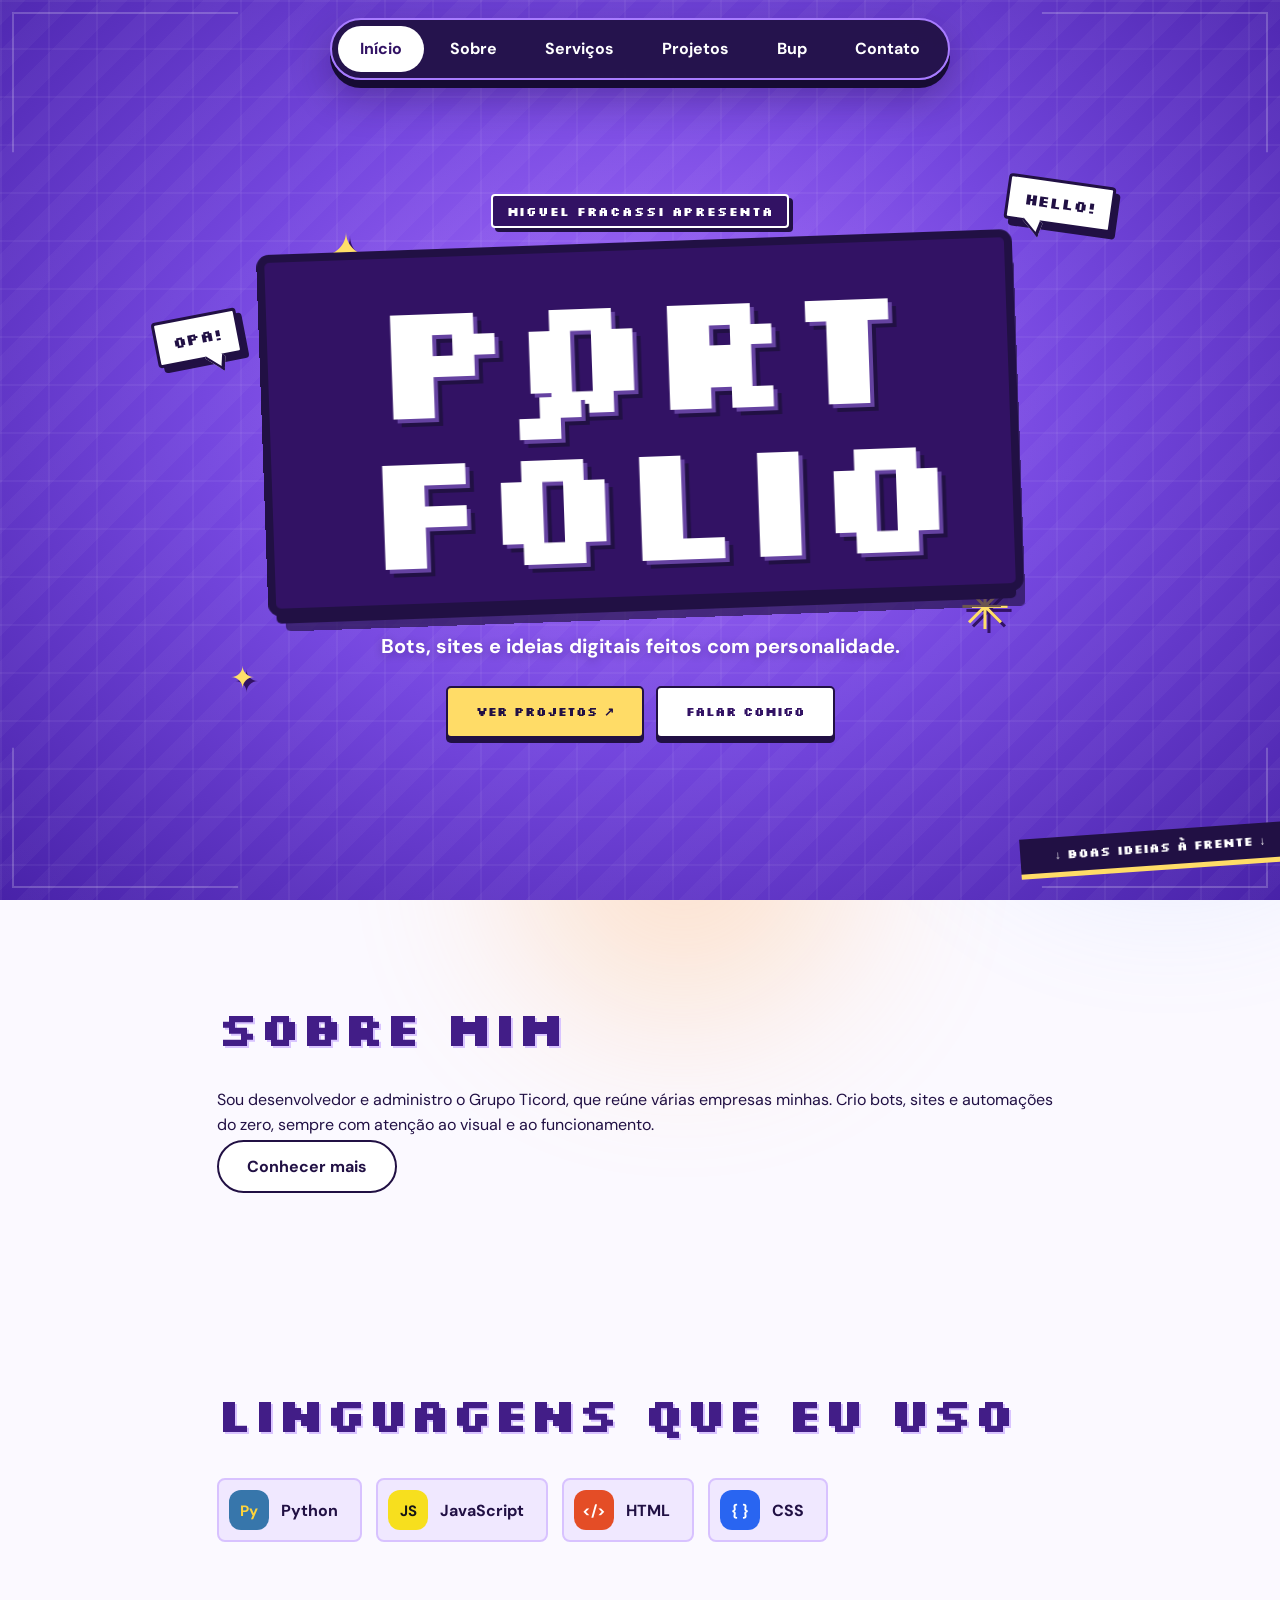
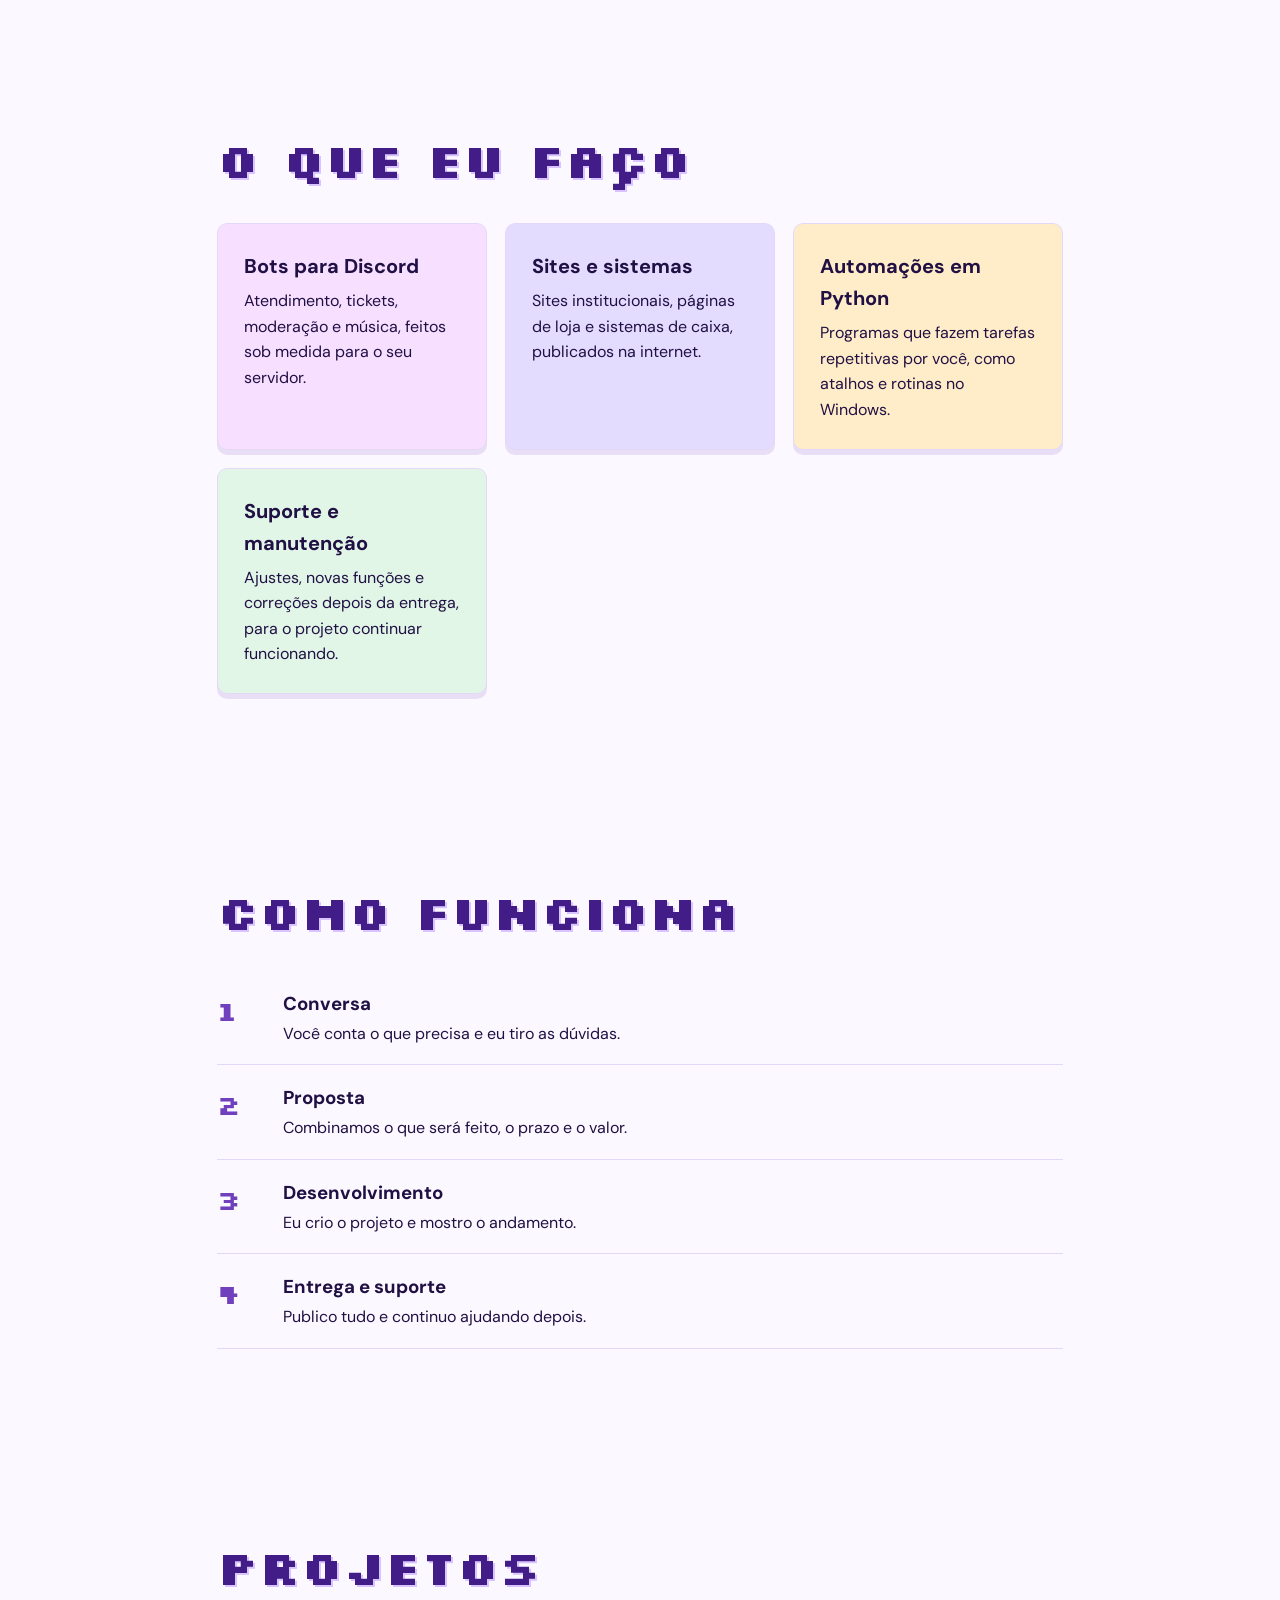
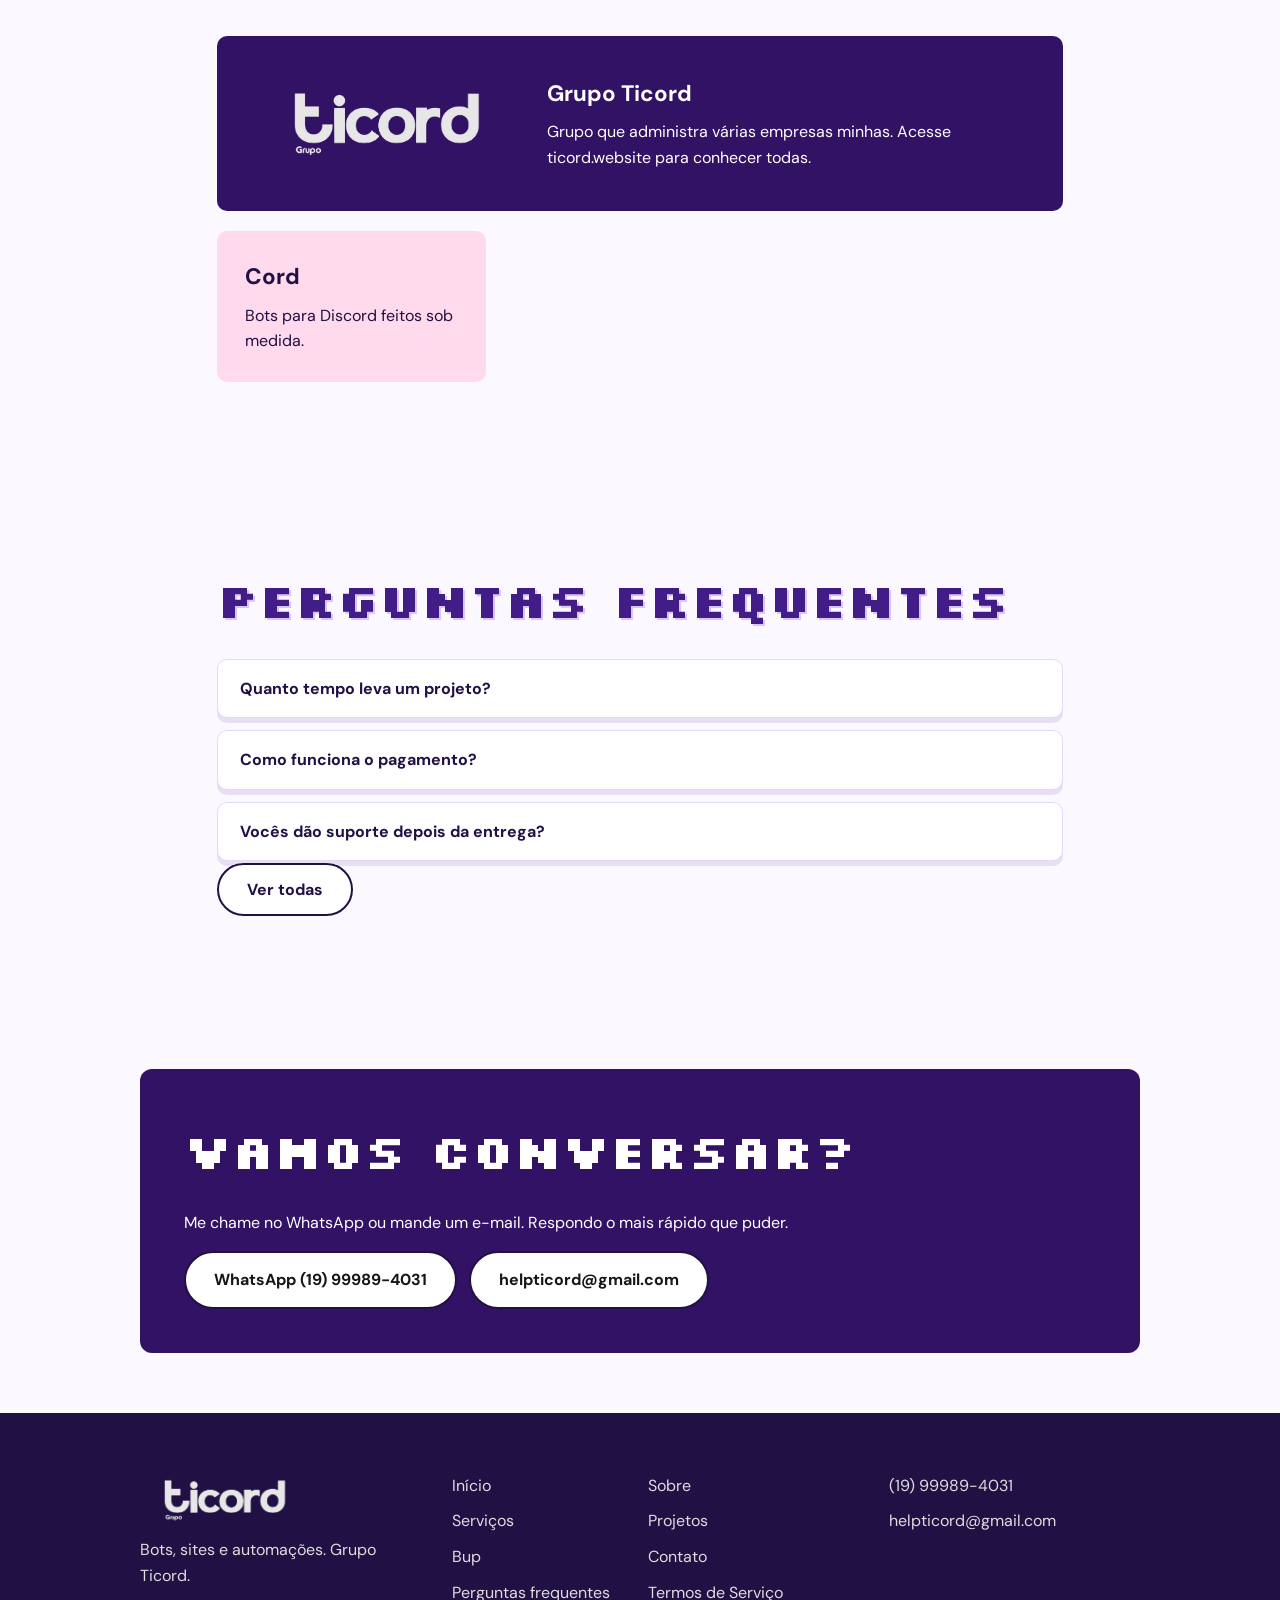
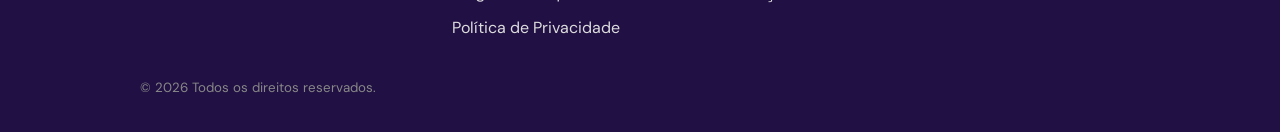
<file: portfolio/index.html>
<!DOCTYPE html><html lang="pt-BR"><head><meta charset="utf-8"><meta name="viewport" content="width=device-width,initial-scale=1"><title>Portfólio</title><link rel="icon" type="image/svg+xml" href="favicon.svg">
<link rel="stylesheet" href="https://fonts.googleapis.com/css2?family=DM+Sans:wght@400;500;700&family=Pinyon+Script&family=Silkscreen:wght@400;700&display=swap"><link rel="stylesheet" href="style.css"></head><body>
<header class="hero">
<span class="hero-spark spark-one" aria-hidden="true">✦</span><span class="hero-spark spark-two" aria-hidden="true">✳</span><span class="hero-spark spark-three" aria-hidden="true">✦</span>
<span class="speech hello">HELLO!</span><span class="speech opa">OPA!</span>
<div class="hero-content"><p class="hero-kicker">MIGUEL FRACASSI APRESENTA</p><div class="sticker"><h1><span class="px">PORT</span><span class="px second">FÓLIO</span></h1></div>
<p class="sub">Bots, sites e ideias digitais feitos com personalidade.</p>
<div class="btns"><a class="btn dk" href="projects.html">VER PROJETOS <span aria-hidden="true">↗</span></a><a class="btn" href="contact.html">FALAR COMIGO</a></div></div>
<a class="hero-ribbon" href="#sobre">↓ <span>BOAS IDEIAS À FRENTE</span> ↓</a>
</header><section class="s" id="sobre"><h2>Sobre mim</h2><p>Sou desenvolvedor e administro o Grupo Ticord, que reúne várias empresas minhas. Crio bots, sites e automações do zero, sempre com atenção ao visual e ao funcionamento.</p><p><a class="btn" href="about.html">Conhecer mais</a></p></section><section class="s"><h2>Linguagens que eu uso</h2><div class="langs"><div class="lang"><svg viewBox="0 0 40 40"><rect width="40" height="40" rx="12" fill="#3776ab"/><text x="20" y="26" text-anchor="middle" font-size="15" font-weight="700" fill="#ffd43b" font-family="DM Sans">Py</text></svg>Python</div><div class="lang"><svg viewBox="0 0 40 40"><rect width="40" height="40" rx="12" fill="#f7df1e"/><text x="20" y="26" text-anchor="middle" font-size="15" font-weight="700" fill="#161616" font-family="DM Sans">JS</text></svg>JavaScript</div><div class="lang"><svg viewBox="0 0 40 40"><rect width="40" height="40" rx="12" fill="#e44d26"/><text x="20" y="26" text-anchor="middle" font-size="15" font-weight="700" fill="#fff" font-family="DM Sans">&lt;/&gt;</text></svg>HTML</div><div class="lang"><svg viewBox="0 0 40 40"><rect width="40" height="40" rx="12" fill="#2965f1"/><text x="20" y="26" text-anchor="middle" font-size="15" font-weight="700" fill="#fff" font-family="DM Sans">{ }</text></svg>CSS</div></div></section><section class="s"><h2>O que eu faço</h2><div class="g"><div class="box c1"><h3>Bots para Discord</h3><p>Atendimento, tickets, moderação e música, feitos sob medida para o seu servidor.</p></div><div class="box c2"><h3>Sites e sistemas</h3><p>Sites institucionais, páginas de loja e sistemas de caixa, publicados na internet.</p></div><div class="box c3"><h3>Automações em Python</h3><p>Programas que fazem tarefas repetitivas por você, como atalhos e rotinas no Windows.</p></div><div class="box c4"><h3>Suporte e manutenção</h3><p>Ajustes, novas funções e correções depois da entrega, para o projeto continuar funcionando.</p></div></div></section><section class="s"><h2>Como funciona</h2><div class="step"><b>1</b><div><h3>Conversa</h3><p>Você conta o que precisa e eu tiro as dúvidas.</p></div></div><div class="step"><b>2</b><div><h3>Proposta</h3><p>Combinamos o que será feito, o prazo e o valor.</p></div></div><div class="step"><b>3</b><div><h3>Desenvolvimento</h3><p>Eu crio o projeto e mostro o andamento.</p></div></div><div class="step"><b>4</b><div><h3>Entrega e suporte</h3><p>Publico tudo e continuo ajudando depois.</p></div></div></section><section class="s"><h2>Projetos</h2><div class="cards"><a class="card big" href="https://ticord.website" target="_blank" rel="noopener"><img src="ticord.png" alt="Grupo Ticord"><div><h3>Grupo Ticord</h3><p>Grupo que administra várias empresas minhas. Acesse ticord.website para conhecer todas.</p></div></a><a class="card c1" href="#"><h3>Cord</h3><p>Bots para Discord feitos sob medida.</p></a></div></section><section class="s"><h2>Perguntas frequentes</h2><details><summary>Quanto tempo leva um projeto?</summary><p>Depende do tamanho. Um bot simples pode ficar pronto em poucos dias, e um site completo leva mais tempo. O prazo é combinado antes de começar.</p></details><details><summary>Como funciona o pagamento?</summary><p>Valores e forma de pagamento são combinados na proposta, antes do início do trabalho.</p></details><details><summary>Vocês dão suporte depois da entrega?</summary><p>Sim. Faço ajustes e correções depois da entrega, e novas funções podem ser combinadas à parte.</p></details><p><a class="btn" href="faq.html">Ver todas</a></p></section><div class="band"><h2>Vamos conversar?</h2><p>Me chame no WhatsApp ou mande um e-mail. Respondo o mais rápido que puder.</p><div class="btns" style="justify-content:flex-start"><a class="btn" href="https://wa.me/5519999894031">WhatsApp (19) 99989-4031</a><a class="btn" href="mailto:helpticord@gmail.com">helpticord@gmail.com</a></div></div><script src="script.js"></script></body></html>
</file>
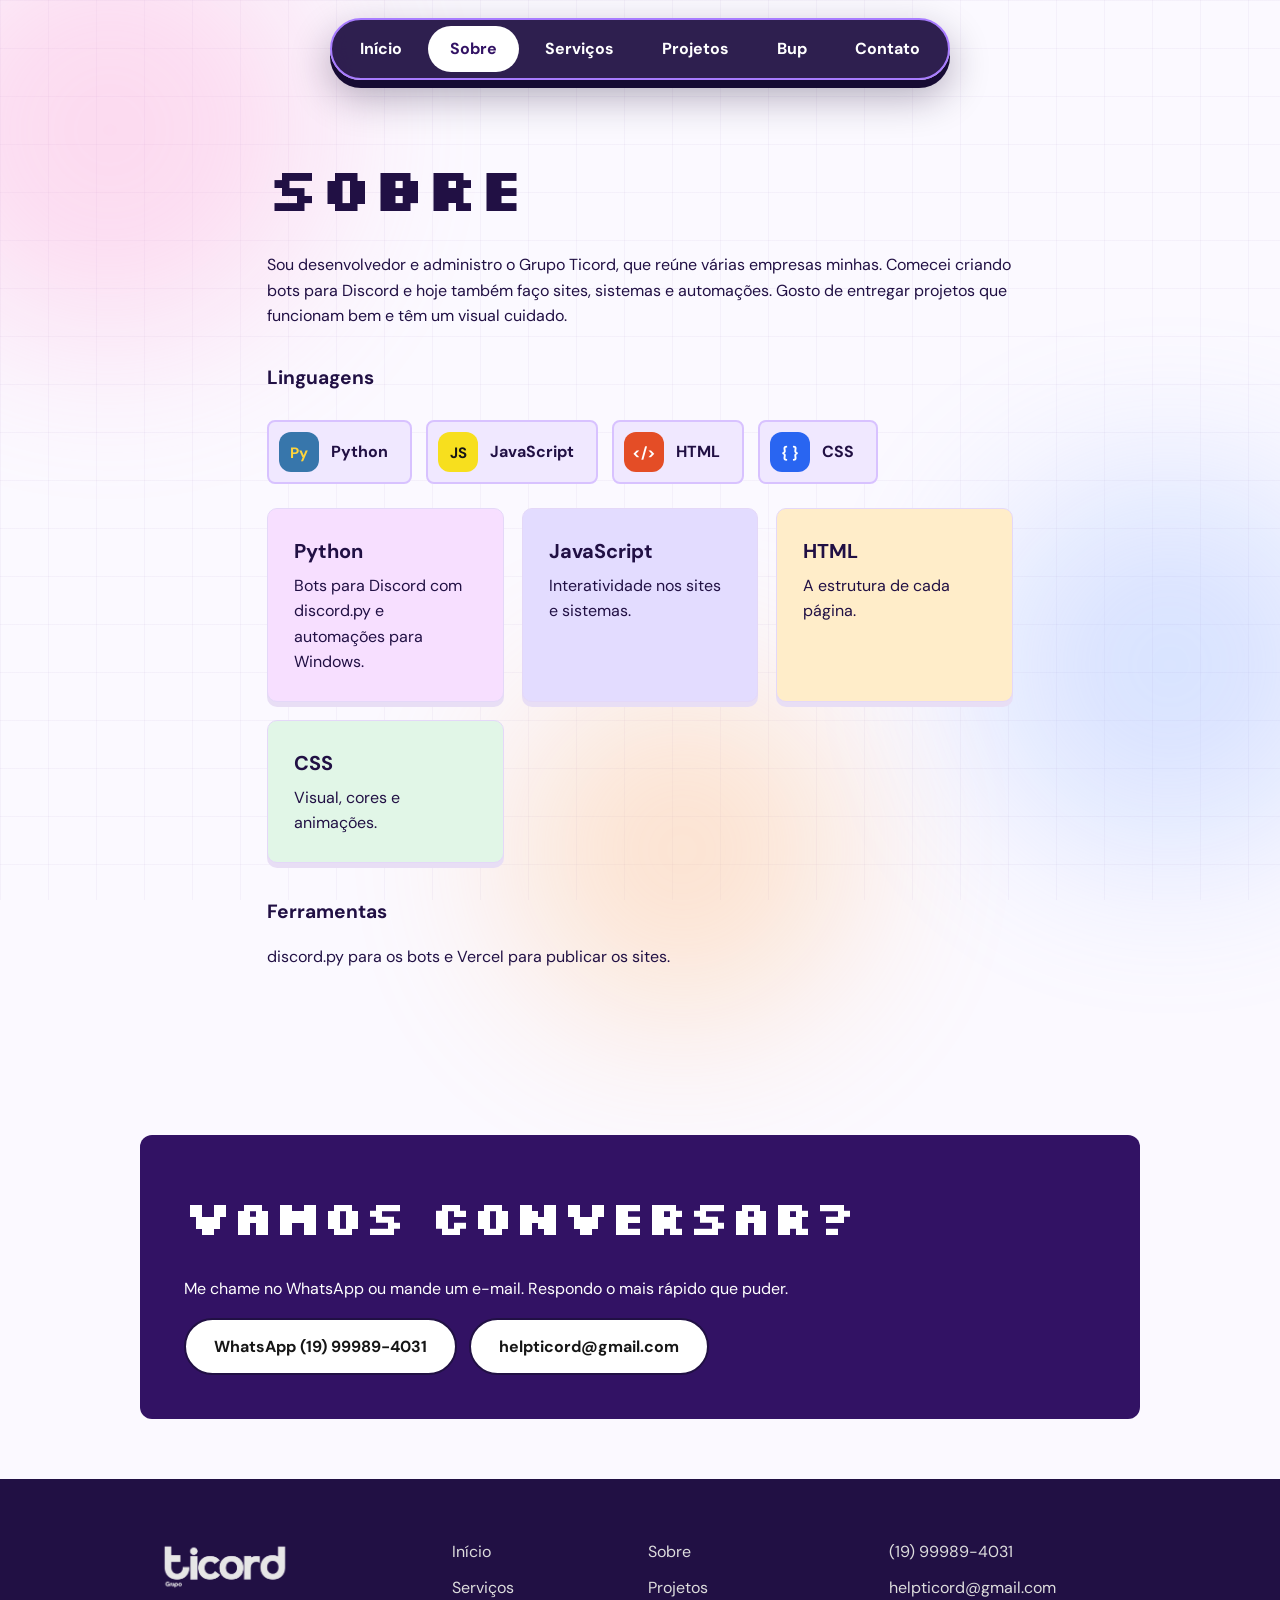
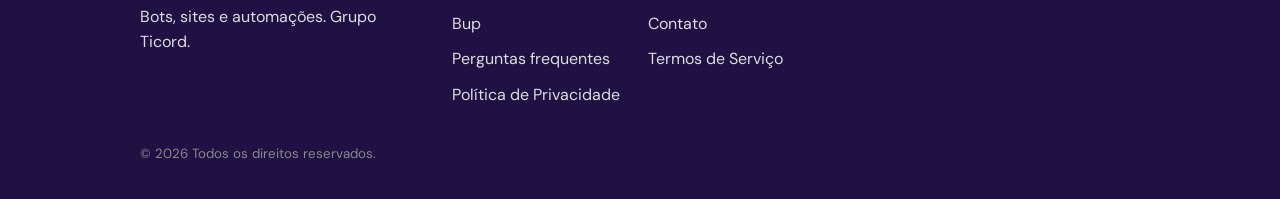
<file: portfolio/about.html>
<!DOCTYPE html><html lang="pt-BR"><head><meta charset="utf-8"><meta name="viewport" content="width=device-width,initial-scale=1"><title>Sobre</title><link rel="icon" type="image/svg+xml" href="favicon.svg">
<link rel="stylesheet" href="https://fonts.googleapis.com/css2?family=DM+Sans:wght@400;500;700&family=Pinyon+Script&family=Silkscreen:wght@400;700&display=swap"><link rel="stylesheet" href="style.css"></head><body>
<main class="page"><h1>Sobre</h1><p>Sou desenvolvedor e administro o Grupo Ticord, que reúne várias empresas minhas. Comecei criando bots para Discord e hoje também faço sites, sistemas e automações. Gosto de entregar projetos que funcionam bem e têm um visual cuidado.</p><h3>Linguagens</h3><div class="langs"><div class="lang"><svg viewBox="0 0 40 40"><rect width="40" height="40" rx="12" fill="#3776ab"/><text x="20" y="26" text-anchor="middle" font-size="15" font-weight="700" fill="#ffd43b" font-family="DM Sans">Py</text></svg>Python</div><div class="lang"><svg viewBox="0 0 40 40"><rect width="40" height="40" rx="12" fill="#f7df1e"/><text x="20" y="26" text-anchor="middle" font-size="15" font-weight="700" fill="#161616" font-family="DM Sans">JS</text></svg>JavaScript</div><div class="lang"><svg viewBox="0 0 40 40"><rect width="40" height="40" rx="12" fill="#e44d26"/><text x="20" y="26" text-anchor="middle" font-size="15" font-weight="700" fill="#fff" font-family="DM Sans">&lt;/&gt;</text></svg>HTML</div><div class="lang"><svg viewBox="0 0 40 40"><rect width="40" height="40" rx="12" fill="#2965f1"/><text x="20" y="26" text-anchor="middle" font-size="15" font-weight="700" fill="#fff" font-family="DM Sans">{ }</text></svg>CSS</div></div><div class="g"><div class="box c1"><h3>Python</h3><p>Bots para Discord com discord.py e automações para Windows.</p></div><div class="box c2"><h3>JavaScript</h3><p>Interatividade nos sites e sistemas.</p></div><div class="box c3"><h3>HTML</h3><p>A estrutura de cada página.</p></div><div class="box c4"><h3>CSS</h3><p>Visual, cores e animações.</p></div></div><h3>Ferramentas</h3><p>discord.py para os bots e Vercel para publicar os sites.</p></main><div class="band"><h2>Vamos conversar?</h2><p>Me chame no WhatsApp ou mande um e-mail. Respondo o mais rápido que puder.</p><div class="btns" style="justify-content:flex-start"><a class="btn" href="https://wa.me/5519999894031">WhatsApp (19) 99989-4031</a><a class="btn" href="mailto:helpticord@gmail.com">helpticord@gmail.com</a></div></div><script src="script.js"></script></body></html>
</file>
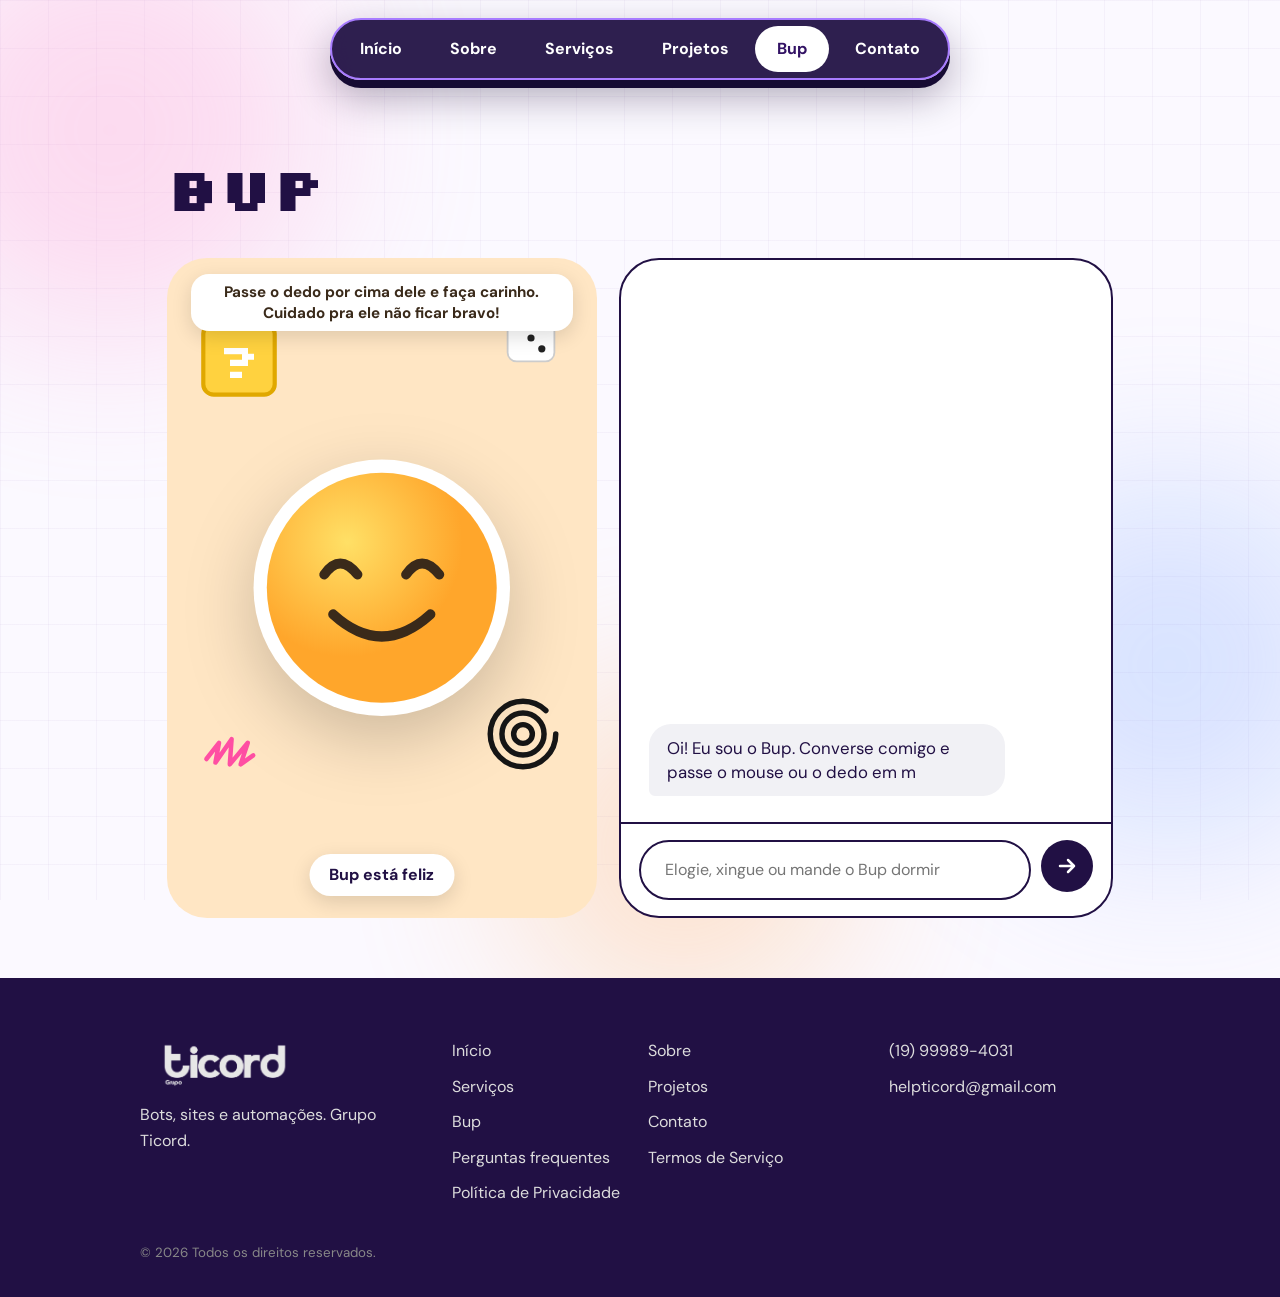
<file: portfolio/bup.html>
<!DOCTYPE html><html lang="pt-BR"><head><meta charset="utf-8"><meta name="viewport" content="width=device-width,initial-scale=1"><title>Bup</title><link rel="icon" type="image/svg+xml" href="favicon.svg">
<link rel="stylesheet" href="https://fonts.googleapis.com/css2?family=DM+Sans:wght@400;500;700&family=Pinyon+Script&family=Silkscreen:wght@400;700&display=swap"><link rel="stylesheet" href="style.css">
<style>
@property --c1{syntax:'<color>';inherits:true;initial-value:#ffe066}
@property --c2{syntax:'<color>';inherits:true;initial-value:#ffa62b}
.page.w{max-width:1100px;padding-bottom:60px}.page.w h1{margin-bottom:22px}
.wrap{display:grid;grid-template-columns:1fr 1.15fr;gap:22px;height:min(76vh,660px);min-height:500px}
.stage{position:relative;overflow:hidden;display:grid;place-items:center;border-radius:40px;background:#ffe6c4;transition:background .6s}
.stage .fl{z-index:0}
.wrap[data-mood=bravo] .stage{background:#ffcfc7}.wrap[data-mood=dormindo] .stage{background:#c9d6f5}
.wrap[data-mood=triste] .stage{background:#dfe5f1}.wrap[data-mood=amando] .stage{background:#ffd3e8}
.wrap[data-mood=surpreso] .stage{background:#dff3cf}.wrap[data-mood=pensando] .stage{background:#e6dcff}
.wrap[data-mood=rindo] .stage{background:#fff0a8}
.pet{all:unset;box-sizing:border-box;position:relative;z-index:1;display:block;width:min(340px,72%);cursor:pointer;filter:drop-shadow(0 22px 34px #0003);--c1:#ffe066;--c2:#ffa62b;transition:--c1 .5s,--c2 .5s}
.pet:focus-visible{outline:3px solid var(--b);outline-offset:6px;border-radius:50%}
.pet svg{width:100%;display:block;overflow:visible;animation:b-bob 3s ease-in-out infinite}
.wrap[data-mood=bravo] .pet{--c1:#ff9a7a;--c2:#e5342b}.wrap[data-mood=dormindo] .pet{--c1:#ffeab0;--c2:#e8b65c}
.wrap[data-mood=triste] .pet{--c1:#d6e6ff;--c2:#8aa8e8}.wrap[data-mood=amando] .pet{--c1:#ffd3e8;--c2:#ff7ab8}
.wrap[data-mood=bravo] svg{animation:b-shake .35s linear infinite}.wrap[data-mood=dormindo] svg{animation:b-breathe 4s ease-in-out infinite}
.wrap[data-mood=triste] svg{animation:b-sink 3s ease-in-out infinite}.wrap[data-mood=amando] svg{animation:b-beat .9s ease-in-out infinite}
.wrap[data-mood=surpreso] svg{animation:b-pop .4s ease-out 1}.wrap[data-mood=rindo] svg{animation:b-jump .5s ease-in-out infinite}
.wrap[data-mood=pensando] svg{animation:b-tilt 3s ease-in-out infinite}
.x{opacity:0;transition:opacity .2s}.x.on{opacity:1}
.z{opacity:0;animation:b-z 2.4s ease-in infinite}.z2{animation-delay:1.2s}.tear{animation:b-tear 2s ease-in infinite}
@keyframes b-bob{50%{transform:translateY(-8px)}}@keyframes b-shake{25%{transform:translateX(-5px) rotate(-2deg)}75%{transform:translateX(5px) rotate(2deg)}}
@keyframes b-breathe{50%{transform:scale(1.04)}}@keyframes b-sink{50%{transform:translateY(5px)}}@keyframes b-beat{40%{transform:scale(1.07)}}
@keyframes b-pop{0%{transform:scale(.85)}60%{transform:scale(1.1)}}@keyframes b-jump{50%{transform:translateY(-16px) rotate(4deg)}}@keyframes b-tilt{50%{transform:rotate(4deg)}}
@keyframes b-z{0%{opacity:0;transform:translate(0,8px)}30%{opacity:1}100%{opacity:0;transform:translate(6px,-14px)}}
@keyframes b-tear{0%{opacity:0;transform:translateY(-4px)}30%{opacity:1}100%{opacity:0;transform:translateY(18px)}}
.mood{position:absolute;z-index:1;left:50%;bottom:22px;transform:translateX(-50%);margin:0;padding:8px 20px;border-radius:999px;background:#fff;box-shadow:0 6px 20px #0002;font-weight:700;white-space:nowrap}
.chat{display:grid;grid-template-rows:minmax(0,1fr) auto;min-height:0;overflow:hidden;background:#fff;border:2px solid var(--ink);border-radius:40px}
#log{display:flex;flex-direction:column;gap:12px;overflow-y:auto;min-height:0;padding:26px 28px}
#log>:first-child{margin-top:auto}
.m{max-width:82%;padding:12px 18px;border-radius:22px;line-height:1.45;font-size:1.05rem;overflow-wrap:anywhere}
.m.b{align-self:flex-start;background:#f1f1f5;border-bottom-left-radius:6px}
.m.u{align-self:flex-end;background:var(--ink);color:#fff;border-bottom-right-radius:6px}
.m.s{align-self:center;max-width:92%;background:none;color:#777;font-size:.85rem;text-align:center;padding:4px 8px}
.m.dots{animation:b-dots 1s ease-in-out infinite}@keyframes b-dots{50%{opacity:.35}}
.chat form{display:flex;gap:10px;margin:0;padding:16px 18px;border-top:2px solid var(--ink)}
.chat input{flex:1;min-width:0;border-radius:999px;padding:15px 24px}
.send{all:unset;flex:none;box-sizing:border-box;width:52px;height:52px;border-radius:50%;background:var(--ink);display:grid;place-items:center;cursor:pointer;transition:transform .2s}
.send:hover{transform:scale(1.08)}.send svg{width:24px;height:24px}.send:focus-visible{outline:3px solid var(--b);outline-offset:3px}
@media(max-width:820px){.wrap{grid-template-columns:1fr;grid-template-rows:270px auto;height:auto;min-height:0}.chat{height:min(62vh,520px)}.pet{width:min(190px,60%)}.mood{bottom:14px}#log{padding:18px}}
.pet{touch-action:none;transition:transform .18s ease}.pet.pat{transform:scale(1.05) rotate(-2.5deg)}
.heart{position:absolute;z-index:2;width:24px;height:24px;pointer-events:none;animation:heart 1.5s ease-out forwards}
.heart svg{width:100%;height:100%;animation:none}
@keyframes heart{0%{opacity:0;transform:translate(0,0) scale(.4)}15%{opacity:1}100%{opacity:0;transform:translate(var(--dx),-110px) scale(1.15) rotate(var(--r))}}
@media(prefers-reduced-motion:reduce){.heart{animation-duration:.01s}.pet.pat{transform:none}}
.dica{position:absolute;z-index:2;top:16px;left:24px;right:24px;margin:0 auto;width:fit-content;max-width:calc(100% - 48px);box-sizing:border-box;padding:8px 16px;border-radius:18px;background:#fff;box-shadow:0 6px 20px #0002;font-weight:700;font-size:.95rem;line-height:1.35;text-align:center;color:#3a2a1a;pointer-events:none}
@media(max-width:820px){.dica{top:10px;font-size:.82rem;padding:6px 12px}}
.hands{opacity:0;transition:opacity .2s}.wrap[data-mood=six] .hands{opacity:1}.hl,.hr{transform-box:fill-box;transform-origin:center}
.wrap[data-mood=six] .hl{animation:s7 .45s ease-in-out infinite alternate}.wrap[data-mood=six] .hr{animation:s7 .45s ease-in-out infinite alternate-reverse}
@keyframes s7{from{transform:translateY(-14px)}to{transform:translateY(14px)}}
.wrap[data-mood=six] .stage{background:#dff0ff}.wrap[data-mood=six] .pet svg{animation:b-tilt 1s ease-in-out infinite}
.m .mini{width:1.45em;height:1.45em;vertical-align:-.3em;margin-right:.3em;animation:none!important}
.m.nov{background:#f1f1f5}.m.nov mark{background:#ffe27a;color:var(--ink);border-radius:6px;padding:1px 6px;box-decoration-break:clone;-webkit-box-decoration-break:clone}
</style></head><body>
<main class="page w"><h1>Bup</h1>
<div class="wrap" id="box" data-mood="feliz">
<section class="stage">
<p class="dica">Passe o dedo por cima dele e faça carinho. Cuidado pra ele não ficar bravo!</p>
<svg class="fl" style="--w:84px;left:7%;top:9%;--d:1.8;--t:.3s;--r:-12deg" viewBox="0 0 80 80"><rect x="6" y="6" width="68" height="68" rx="10" fill="#ffd23f" stroke="#e0a800" stroke-width="4"/><text x="40" y="58" font-size="46" font-weight="700" text-anchor="middle" fill="#fff" font-family="Silkscreen">?</text></svg>
<svg class="fl" style="--w:54px;right:9%;top:8%;--d:2;--t:.5s;--r:25deg" viewBox="0 0 60 60"><rect x="4" y="4" width="52" height="52" rx="10" fill="#fff" stroke="#ccc" stroke-width="2"/><g fill="#222"><circle cx="18" cy="18" r="4"/><circle cx="42" cy="42" r="4"/><circle cx="30" cy="30" r="4"/></g></svg>
<svg class="fl" style="--w:72px;left:8%;bottom:20%;--d:2.4;--t:.7s" viewBox="0 0 80 60"><path d="M6 30l14-18-4 22 18-26-2 28 20-24-8 24 14-10" fill="none" stroke="#ff4fa3" stroke-width="5" stroke-linecap="round" stroke-linejoin="round"/></svg>
<svg class="fl" style="--w:78px;right:8%;bottom:22%;--d:-1.6;--t:.9s" viewBox="0 0 100 100"><g fill="none" stroke="#161616" stroke-width="7" stroke-linecap="round"><circle cx="50" cy="50" r="42" stroke-dasharray="230 40"/><circle cx="50" cy="50" r="27"/><circle cx="50" cy="50" r="12"/></g></svg>
<button class="pet" id="pet" type="button" aria-label="Fazer carinho no Bup">
<svg viewBox="-10 -10 140 140" aria-hidden="true"><defs><radialGradient id="bg" cx=".35" cy=".3"><stop offset="0" style="stop-color:var(--c1)"/><stop offset="1" style="stop-color:var(--c2)"/></radialGradient>
<path id="h" d="M10 18C2 12 0 8 0 5a5 5 0 0 1 10-2 5 5 0 0 1 10 2c0 3-2 7-10 13z" fill="#e5195f"/></defs>
<circle cx="60" cy="60" r="58" fill="#fff"/><circle cx="60" cy="60" r="52" fill="url(#bg)"/>
<g fill="none" stroke="#3a2a1a" stroke-width="4.5" stroke-linecap="round" stroke-linejoin="round">
<g class="x feliz"><path d="M34 54q7-10 15 0M71 54q7-10 15 0M38 72q22 20 44 0"/></g>
<g class="x bravo"><path d="M30 42l22 9M90 42l-22 9M42 90q18-16 36 0"/><circle cx="42" cy="62" r="4.5" fill="#3a2a1a" stroke="none"/><circle cx="78" cy="62" r="4.5" fill="#3a2a1a" stroke="none"/><path d="M92 22q6 0 6-6M104 22q-6 0-6-6M92 10q6 0 6 6M104 10q-6 0-6 6" stroke="#d32f2f" stroke-width="3"/></g>
<g class="x dormindo"><path d="M32 58q8 7 16 0M72 58q8 7 16 0M52 80q8 5 16 0"/><path class="z" d="M94 30h9l-9 11h9" stroke-width="3"/><path class="z z2" d="M104 14h7l-7 9h7" stroke-width="2.5"/></g>
<g class="x triste"><path d="M31 52l22-8M89 52l-22-8M44 88q16-13 32 0"/><circle cx="42" cy="62" r="4.5" fill="#3a2a1a" stroke="none"/><circle cx="78" cy="62" r="4.5" fill="#3a2a1a" stroke="none"/><path class="tear" d="M84 68q6 9 0 13q-6-4 0-13z" fill="#7fb4ff" stroke="none"/></g>
<g class="x amando"><use href="#h" x="31" y="44"/><use href="#h" x="69" y="44"/><path d="M44 76q16 16 32 0"/><g fill="#ff7ab8" stroke="none" opacity=".6"><ellipse cx="26" cy="74" rx="7" ry="4"/><ellipse cx="94" cy="74" rx="7" ry="4"/></g></g>
<g class="x surpreso"><circle cx="42" cy="56" r="8" fill="#fff" stroke-width="3"/><circle cx="78" cy="56" r="8" fill="#fff" stroke-width="3"/><circle cx="42" cy="56" r="3.5" fill="#3a2a1a" stroke="none"/><circle cx="78" cy="56" r="3.5" fill="#3a2a1a" stroke="none"/><path d="M32 38q10-6 20 0M68 38q10-6 20 0"/><ellipse cx="60" cy="88" rx="6" ry="8" fill="#3a2a1a"/></g>
<g class="x rindo"><path d="M34 48l14 6-14 6M86 48l-14 6 14 6"/><path d="M36 70q24 2 48 0q-3 26-24 26t-24-26z" fill="#3a2a1a"/><path d="M48 90q12-9 24 0q-12 7-24 0z" fill="#ff7a8a" stroke="none"/></g>
<g class="x pensando"><path d="M31 46h20M69 38q10-6 20 0M46 86q10-5 26-2"/><circle cx="44" cy="54" r="4.5" fill="#3a2a1a" stroke="none"/><circle cx="80" cy="50" r="4.5" fill="#3a2a1a" stroke="none"/><g fill="#fff" stroke-width="2.5"><circle cx="98" cy="20" r="3"/><circle cx="107" cy="9" r="4.5"/><circle cx="118" cy="-3" r="6.5"/></g></g>
<g class="x six"><path d="M34 54q7-10 15 0M71 54q7-10 15 0M36 70q24 26 48 0"/><g fill="#ff7ab8" stroke="none" opacity=".6"><ellipse cx="26" cy="74" rx="7" ry="4"/><ellipse cx="94" cy="74" rx="7" ry="4"/></g></g></g><g class="hands"><g class="hl"><circle cx="-4" cy="72" r="13" fill="url(#bg)" stroke="#fff" stroke-width="4"/></g><g class="hr"><circle cx="124" cy="72" r="13" fill="url(#bg)" stroke="#fff" stroke-width="4"/></g></g></svg></button>
<p class="mood" id="mood">Bup está feliz</p>
</section>
<section class="chat"><div id="log" class="scroll" role="log" aria-live="polite"></div>
<form id="f" autocomplete="off"><input id="t" maxlength="300" placeholder="Elogie, xingue ou mande o Bup dormir" aria-label="Mensagem para o Bup"><button class="send" type="submit" aria-label="Enviar"><svg viewBox="0 0 24 24"><path d="M5 12h14M13 6l6 6-6 6" fill="none" stroke="#fff" stroke-width="2.5" stroke-linecap="round" stroke-linejoin="round"/></svg></button></form></section>
</div></main>
<script src="script.js"></script>
<script>
(()=>{
const $=s=>document.querySelector(s),box=$('#box'),pet=$('#pet'),log=$('#log'),inp=$('#t'),lab=$('#mood');
const NOME={feliz:'feliz',bravo:'bravo',dormindo:'dormindo',triste:'triste',amando:'apaixonado',surpreso:'surpreso',rindo:'rindo',pensando:'pensando',six:'fazendo six seven'};
const SIX=/(farm\w* aura|aura farm\w*|six[\s-]*seven|sixseven|seis[\s-]*sete|\b6[\s-]*7\b|\b67\b)/;
const SIX_R=['Six seven! Six seven! Olha as minhas mãozinhas!','Aura farmada! Six seven, six seven, six seven!','Six seven! Eu aprendi com a internet, rs!'];
const SIMPLES=/^(oi+e?|ola|eae|opa|e ai|hey|oie|k{3,}|(ha){2,}h?|(he){2,}|rs+|ok|blz|tmj|valeu|vlw|obrigad[oa]|vai dormir|dorme|vou dormir|boa noite)[\s!?.]*$/;
const FIXO=['feliz','bravo','dormindo'],ACORDA=/acord|desperta|levanta|bom dia/;
const n=s=>s.toLowerCase().normalize('NFD').replace(/[\u0300-\u036f]/g,''),R=a=>a[Math.random()*a.length|0];
let mood='feliz',rest='feliz',hist=[],busy=false,hold,idle,cur,ty,anger=0;

function show(m){mood=m;box.dataset.mood=m;pet.querySelectorAll('.x').forEach(g=>g.classList.toggle('on',g.classList.contains(m)));lab.textContent='Bup está '+NOME[m]}
function set(m,ms){clearTimeout(hold);if(FIXO.includes(m))rest=m;show(m);if(!FIXO.includes(m))hold=setTimeout(()=>show(rest),ms||6000)}
function add(role,txt){const e=document.createElement('div');e.className='m '+role;e.textContent=txt;log.append(e);while(log.children.length>40)log.firstChild.remove();log.scrollTop=log.scrollHeight;return e}
function say(txt){if(cur)cur.el.textContent=cur.txt;clearInterval(ty);const el=add('b','');cur={el,txt};let i=0;ty=setInterval(()=>{el.textContent=txt.slice(0,++i);log.scrollTop=log.scrollHeight;if(i>=txt.length)clearInterval(ty)},22)}

/* Resposta local: usada sem chamar a API nos casos simples e quando a IA não está disponível */
function local(msg){
  const t=n(msg),has=r=>r.test(t);
  if(rest!=='bravo'&&SIX.test(t))return{mood:'six',reply:R(SIX_R)};
  if(has(/me matar|suicid|quero morrer|me cortar/))return{mood:'triste',reply:'Ei, isso me preocupa. Você não está sozinho: fale com alguém de confiança. No Brasil, o CVV atende no 188, a qualquer hora.'};
  if(has(ACORDA))return rest==='dormindo'?{mood:'surpreso',reply:'Hã? Ah, é você! Já tô acordado.'}:{mood:'feliz',reply:'Eu já tô acordado, olha só!'};
  if(has(/dorm|sono|boa noite|descansa/))return{mood:'dormindo',reply:'Tá bom, vou dormir um pouquinho... Boa noite! Zzz...'};
  if(has(/desculp|perdao|foi mal/)){const b=anger;anger=0;return b?{mood:'feliz',reply:'Hmm... tá bom, eu perdoo. Mas não faz mais isso, tá?'}:{mood:'feliz',reply:'Desculpa por quê? Eu nem fiquei bravo!'}}
  if(has(/\b(burr[oa]|idiota|imbecil|estupid[oa]|babaca|otari[oa]|trouxa|inutil|lixo|feio|feia|chat[oa]|bosta|merda|odeio|fdp|vtnc)\b|cala a boca/)){anger++;return{mood:'bravo',reply:anger>=3?'CHEGA! Só volto a falar com você quando pedir desculpa.':anger==2?'Eu tô ficando bravo de verdade, hein!':'Ei! Isso não foi legal.'}}
  if(anger>=3)return{mood:'bravo',reply:R(['Hmpf.','Não tô falando com você.','Peça desculpa primeiro.'])};
  if(has(/te amo|amo voce|fofo|fofinh|lindo|incrivel|parabens|o melhor/))return{mood:'amando',reply:R(['Aaah, para, eu fico todo vermelho!','Eu também gosto de você!'])};
  if(has(/piada/))return{mood:'rindo',reply:R(['Por que o computador foi ao médico? Porque estava com vírus!','O que o zero disse pro oito? Belo cinto!'])};
  if(has(/triste|chorando|sozinho|saudade/))return{mood:'triste',reply:'Poxa, sinto muito. Eu fico aqui com você.'};
  if(has(/kkk|haha|rsrs|engracad/))return{mood:'rindo',reply:R(['Hahaha! Agora eu também tô rindo!','Kkk, boa! Você é demais!'])};
  if(has(/\b(oi|ola|eae|opa|e ai)\b/))return{mood:'feliz',reply:R(['Oi, oi! Que bom te ver por aqui!','Eaí! Eu tava te esperando, sabia?','Opa, chegou! Bora conversar?'])};
  if(has(/\?/))return{mood:'pensando',reply:'Hmmm... boa pergunta. Deixa eu pensar um pouco.'};
  return{mood:'feliz',reply:R(['Hmm, conta mais, tô curioso!','Entendi! Fala mais, bora!','Haha, tá bom, show!'])};
}

async function ask(msg){
  const r=await fetch('/api/bup',{method:'POST',headers:{'Content-Type':'application/json'},body:JSON.stringify({message:msg,history:hist.slice(-6)}),signal:AbortSignal.timeout(12000)});
  let d={};try{d=await r.json()}catch(e){}
  if(!r.ok||!d.reply){const e=new Error(d.error||('http '+r.status));e.detail=d.detail||'';throw e}
  return d;
}
let avisou=false;
function aviso(e){
  console.warn('Bup/API:',e.message,e.detail||'');
  if(avisou)return;avisou=true;
  add('s','Não consegui falar com a IA ('+(e.name==='TimeoutError'?'tempo esgotado':e.message||'erro')+'). Estou respondendo no modo simples.');
}

async function send(txt){
  txt=txt.trim().slice(0,300);if(!txt||busy)return;busy=true;clearTimeout(idle);
  add('u',txt);inp.value='';
  const w=add('b','...');w.classList.add('dots');
  if(rest!=='dormindo')show('pensando');
  let out;
  if(rest==='dormindo'&&!ACORDA.test(n(txt)))out={mood:'dormindo',reply:R(['Zzz...','Zzz... mais cinco minutinhos...','(O Bup está dormindo. Diga "acorda" para chamar ele.)'])};
  else if(rest!=='bravo'&&(SIMPLES.test(n(txt))||SIX.test(n(txt))))out=local(txt);
  else try{out=await ask(txt)}catch(e){aviso(e);out=local(txt)}
  if(!NOME[out.mood])out.mood='feliz';
  w.remove();set(out.mood,out.mood==='six'?5500:0);say(out.reply);
  hist.push({role:'user',content:txt},{role:'assistant',content:out.reply,mood:out.mood});hist=hist.slice(-8);
  idle=setTimeout(()=>{if(rest==='bravo'){anger=0;set('feliz');say('Já passou... mas não faz de novo.');hist.push({role:'assistant',content:'Já passou, não estou mais bravo.',mood:'feliz'})}},30000);
  busy=false;
}

$('#f').addEventListener('submit',e=>{e.preventDefault();send(inp.value)});
/* Carinho: passe o mouse/dedo por cima do Bup ou clique nele. Não usa a API. */
const stage=document.querySelector('.stage');
const HEART='<svg viewBox="0 0 24 24"><path d="M12 21s-7.5-4.6-9.6-9.2C.9 8.4 2.7 4.5 6.4 4.5c2.1 0 3.9 1.1 5.6 3.2 1.7-2.1 3.5-3.2 5.6-3.2 3.7 0 5.5 3.9 4 7.3C19.5 16.4 12 21 12 21z" fill="#ff5fa2"/></svg>';
function heart(){
  if(!stage)return;
  const h=document.createElement('span');h.className='heart';h.innerHTML=HEART;
  const r=pet.getBoundingClientRect(),sr=stage.getBoundingClientRect();
  h.style.left=(r.left-sr.left+r.width*(.25+Math.random()*.5))+'px';
  h.style.top=(r.top-sr.top+r.height*.2)+'px';
  h.style.setProperty('--dx',(Math.random()*70-35)+'px');
  h.style.setProperty('--r',(Math.random()*50-25)+'deg');
  stage.append(h);setTimeout(()=>h.remove(),1600);
}
const CARINHO=['Aaah, que gostoso! Faz mais, por favor!','Hihi, eu amo carinho! Não para, não!','Nossa, que delícia! Tô todo derretido aqui...','Ahh, assim mesmo! Você é o melhor!','Ronc, ronc... Tô ronronando de felicidade!'];
const SONO=['Zzz... hmm, que carinho bom... zzz...','Zzz... mais um pouquinho... zzz...'];
let dist=0,lastX=0,lastY=0,lastSay=0,pats=0,patT;
function carinho(){
  const t=Date.now();
  if(rest==='bravo'){if(t-lastSay>2500){lastSay=t;say(R(['Hmpf. Não vou me deixar levar por carinho!','Tô bravo, hein! Peça desculpa primeiro.']))}return}
  pet.classList.add('pat');clearTimeout(patT);patT=setTimeout(()=>pet.classList.remove('pat'),350);
  for(let i=0;i<3;i++)setTimeout(heart,i*120);
  if(t-lastSay<4000)return;
  lastSay=t;pats++;
  if(rest==='dormindo'){const f=R(SONO);say(f);hist.push({role:'assistant',content:f,mood:'dormindo'});return}
  const f=pats%5===0?'Ronc, ronc... Tô ronronando de felicidade!':R(CARINHO.slice(0,4));
  set('amando',6000);say(f);hist.push({role:'assistant',content:f,mood:'amando'});hist=hist.slice(-8);
  clearTimeout(idle);
}
pet.addEventListener('pointerdown',e=>{lastX=e.clientX;lastY=e.clientY;dist=0});
pet.addEventListener('pointermove',e=>{
  if(e.pointerType!=='mouse'&&!e.buttons&&e.pressure===0)return;
  dist+=Math.hypot(e.clientX-lastX,e.clientY-lastY);lastX=e.clientX;lastY=e.clientY;
  if(dist>140){dist=0;carinho()}
});
pet.addEventListener('click',()=>{if(!busy)carinho()});
const MINI='<svg class="mini" viewBox="-6 -6 132 132" aria-hidden="true"><defs><radialGradient id="gm" cx=".35" cy=".3"><stop offset="0" stop-color="#ffe066"/><stop offset="1" stop-color="#ffa62b"/></radialGradient></defs><circle cx="60" cy="60" r="58" fill="#fff"/><circle cx="60" cy="60" r="52" fill="url(#gm)"/><path d="M34 54q7-10 15 0M71 54q7-10 15 0M38 72q22 20 44 0" fill="none" stroke="#3a2a1a" stroke-width="6" stroke-linecap="round"/></svg>';
function novidade(){if(log.children.length>1)return;const e=add('b','');e.classList.add('nov');e.innerHTML=MINI+'<mark><b>Novidade:</b> fale farmar aura, six seven, 67 ou similares e o Bup começa a fazer six seven com a mão dele, rs!</mark>'}
show('feliz');say('Oi! Eu sou o Bup. Converse comigo e passe o mouse ou o dedo em mim para fazer carinho!');setTimeout(novidade,2600);
})();
</script></body></html>
</file>
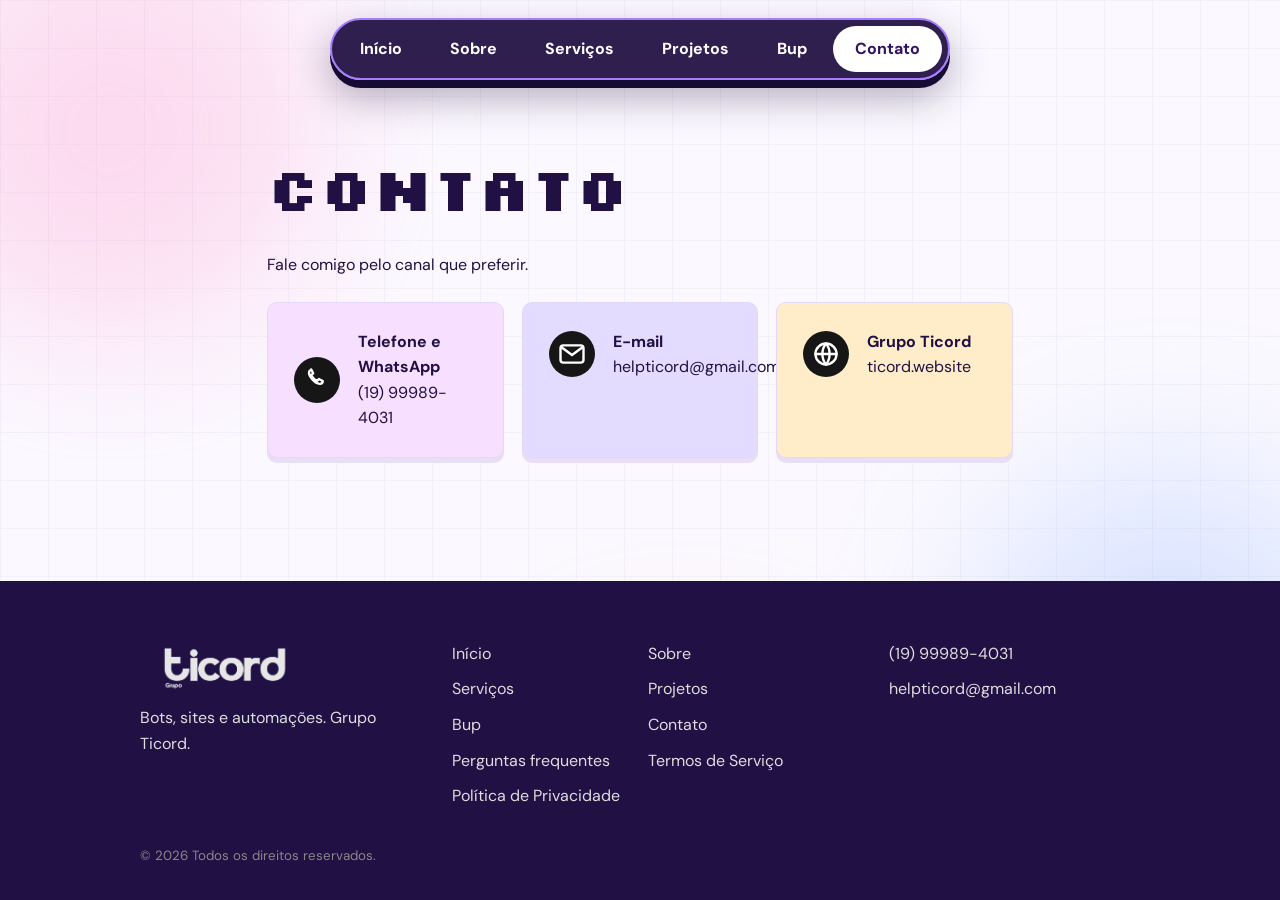
<file: portfolio/contact.html>
<!DOCTYPE html><html lang="pt-BR"><head><meta charset="utf-8"><meta name="viewport" content="width=device-width,initial-scale=1"><title>Contato</title><link rel="icon" type="image/svg+xml" href="favicon.svg">
<link rel="stylesheet" href="https://fonts.googleapis.com/css2?family=DM+Sans:wght@400;500;700&family=Pinyon+Script&family=Silkscreen:wght@400;700&display=swap"><link rel="stylesheet" href="style.css"></head><body>
<main class="page"><h1>Contato</h1><p>Fale comigo pelo canal que preferir.</p><div class="g"><div class="box c1"><a class="ct" href="https://wa.me/5519999894031"><svg viewBox="0 0 48 48"><circle cx="24" cy="24" r="24" fill="#161616"/><g fill="none" stroke="#fff" stroke-width="2.5" stroke-linecap="round" stroke-linejoin="round"><path d="M17 14c-2 1-2 4 1 8s6 6 9 6c2 0 3-1 3-3l-4-2-2 2c-2-1-5-4-6-6l2-2-2-4z"/></g></svg><span><b>Telefone e WhatsApp</b>(19) 99989-4031</span></a></div><div class="box c2"><a class="ct" href="mailto:helpticord@gmail.com"><svg viewBox="0 0 48 48"><circle cx="24" cy="24" r="24" fill="#161616"/><g fill="none" stroke="#fff" stroke-width="2.5" stroke-linecap="round" stroke-linejoin="round"><rect x="12" y="15" width="24" height="18" rx="3"/><path d="M13 17l11 8 11-8"/></g></svg><span><b>E-mail</b>helpticord@gmail.com</span></a></div><div class="box c3"><a class="ct" href="https://ticord.website" target="_blank" rel="noopener"><svg viewBox="0 0 48 48"><circle cx="24" cy="24" r="24" fill="#161616"/><g fill="none" stroke="#fff" stroke-width="2.5" stroke-linecap="round" stroke-linejoin="round"><circle cx="24" cy="24" r="11"/><path d="M13 24h22M24 13c5 6 5 16 0 22M24 13c-5 6-5 16 0 22"/></g></svg><span><b>Grupo Ticord</b>ticord.website</span></a></div></div></main><script src="script.js"></script></body></html>
</file>
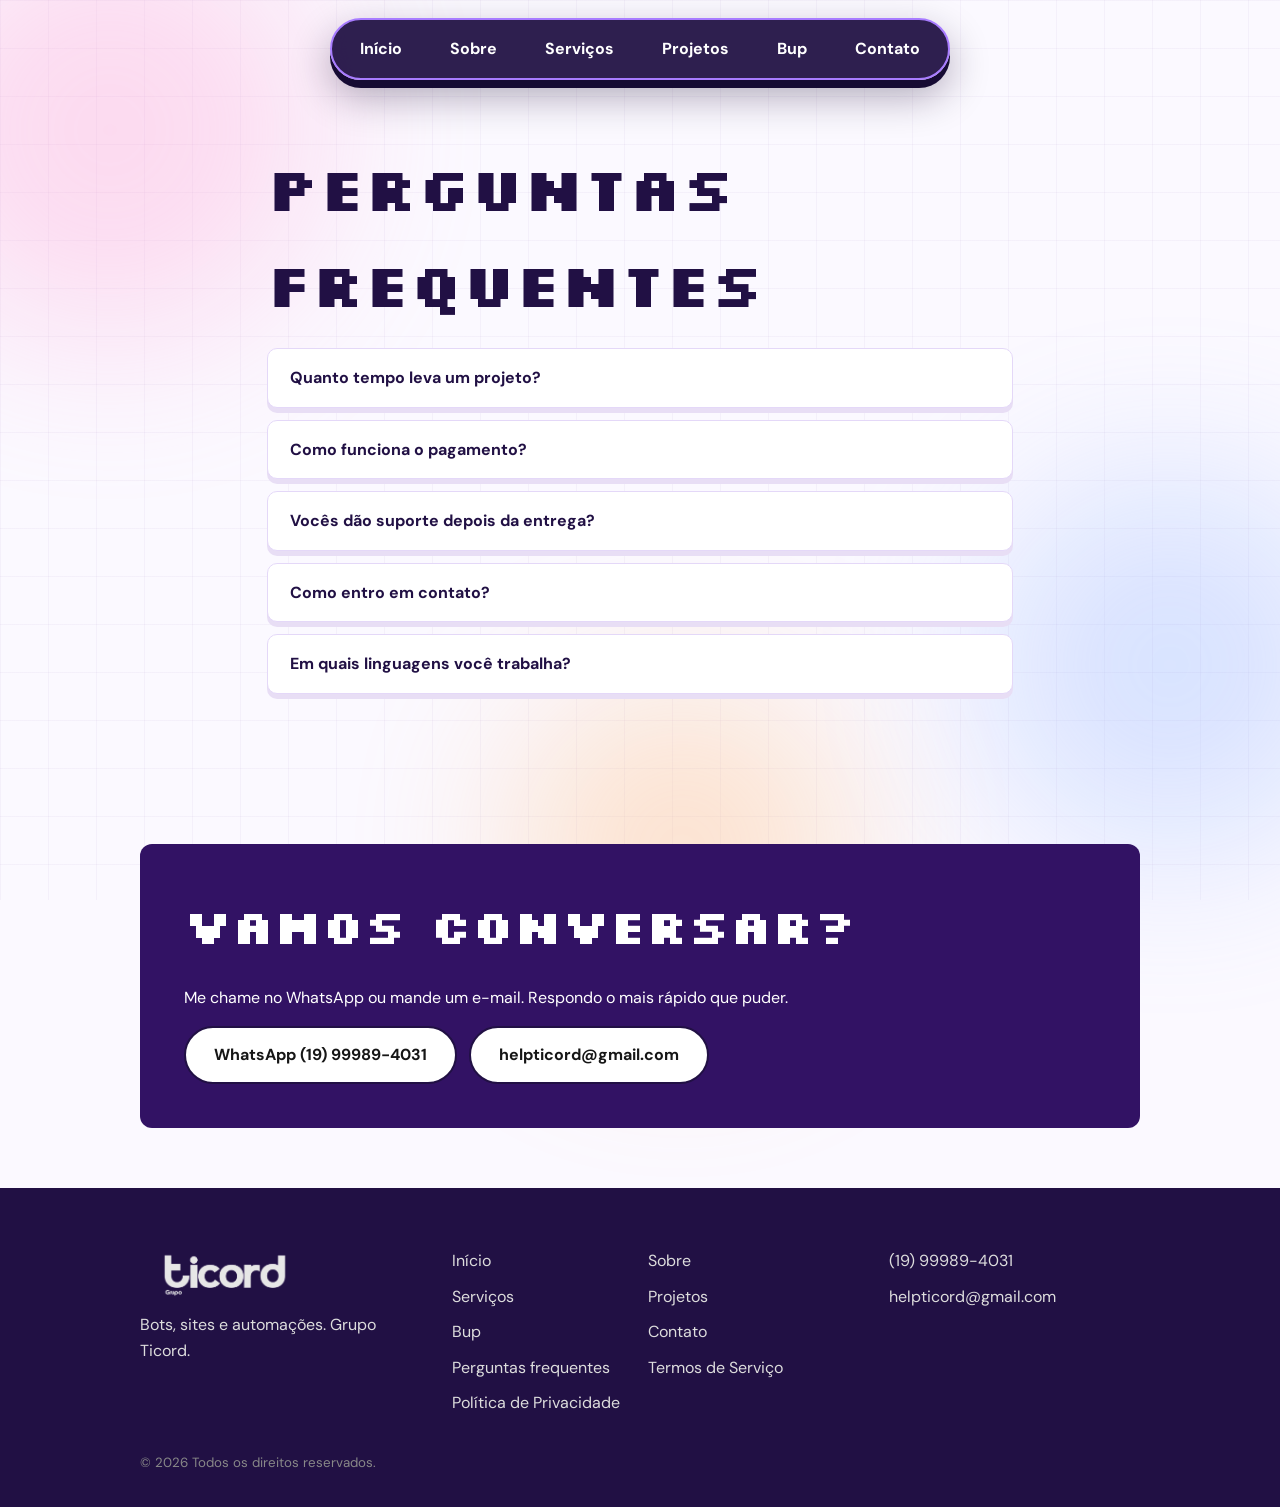
<file: portfolio/faq.html>
<!DOCTYPE html><html lang="pt-BR"><head><meta charset="utf-8"><meta name="viewport" content="width=device-width,initial-scale=1"><title>Perguntas frequentes</title><link rel="icon" type="image/svg+xml" href="favicon.svg">
<link rel="stylesheet" href="https://fonts.googleapis.com/css2?family=DM+Sans:wght@400;500;700&family=Pinyon+Script&family=Silkscreen:wght@400;700&display=swap"><link rel="stylesheet" href="style.css"></head><body>
<main class="page"><h1>Perguntas frequentes</h1><details><summary>Quanto tempo leva um projeto?</summary><p>Depende do tamanho. Um bot simples pode ficar pronto em poucos dias, e um site completo leva mais tempo. O prazo é combinado antes de começar.</p></details><details><summary>Como funciona o pagamento?</summary><p>Valores e forma de pagamento são combinados na proposta, antes do início do trabalho.</p></details><details><summary>Vocês dão suporte depois da entrega?</summary><p>Sim. Faço ajustes e correções depois da entrega, e novas funções podem ser combinadas à parte.</p></details><details><summary>Como entro em contato?</summary><p>Pelo WhatsApp (19) 99989-4031 ou pelo e-mail helpticord@gmail.com.</p></details><details><summary>Em quais linguagens você trabalha?</summary><p>Python, JavaScript, HTML e CSS.</p></details></main><div class="band"><h2>Vamos conversar?</h2><p>Me chame no WhatsApp ou mande um e-mail. Respondo o mais rápido que puder.</p><div class="btns" style="justify-content:flex-start"><a class="btn" href="https://wa.me/5519999894031">WhatsApp (19) 99989-4031</a><a class="btn" href="mailto:helpticord@gmail.com">helpticord@gmail.com</a></div></div><script src="script.js"></script></body></html>
</file>
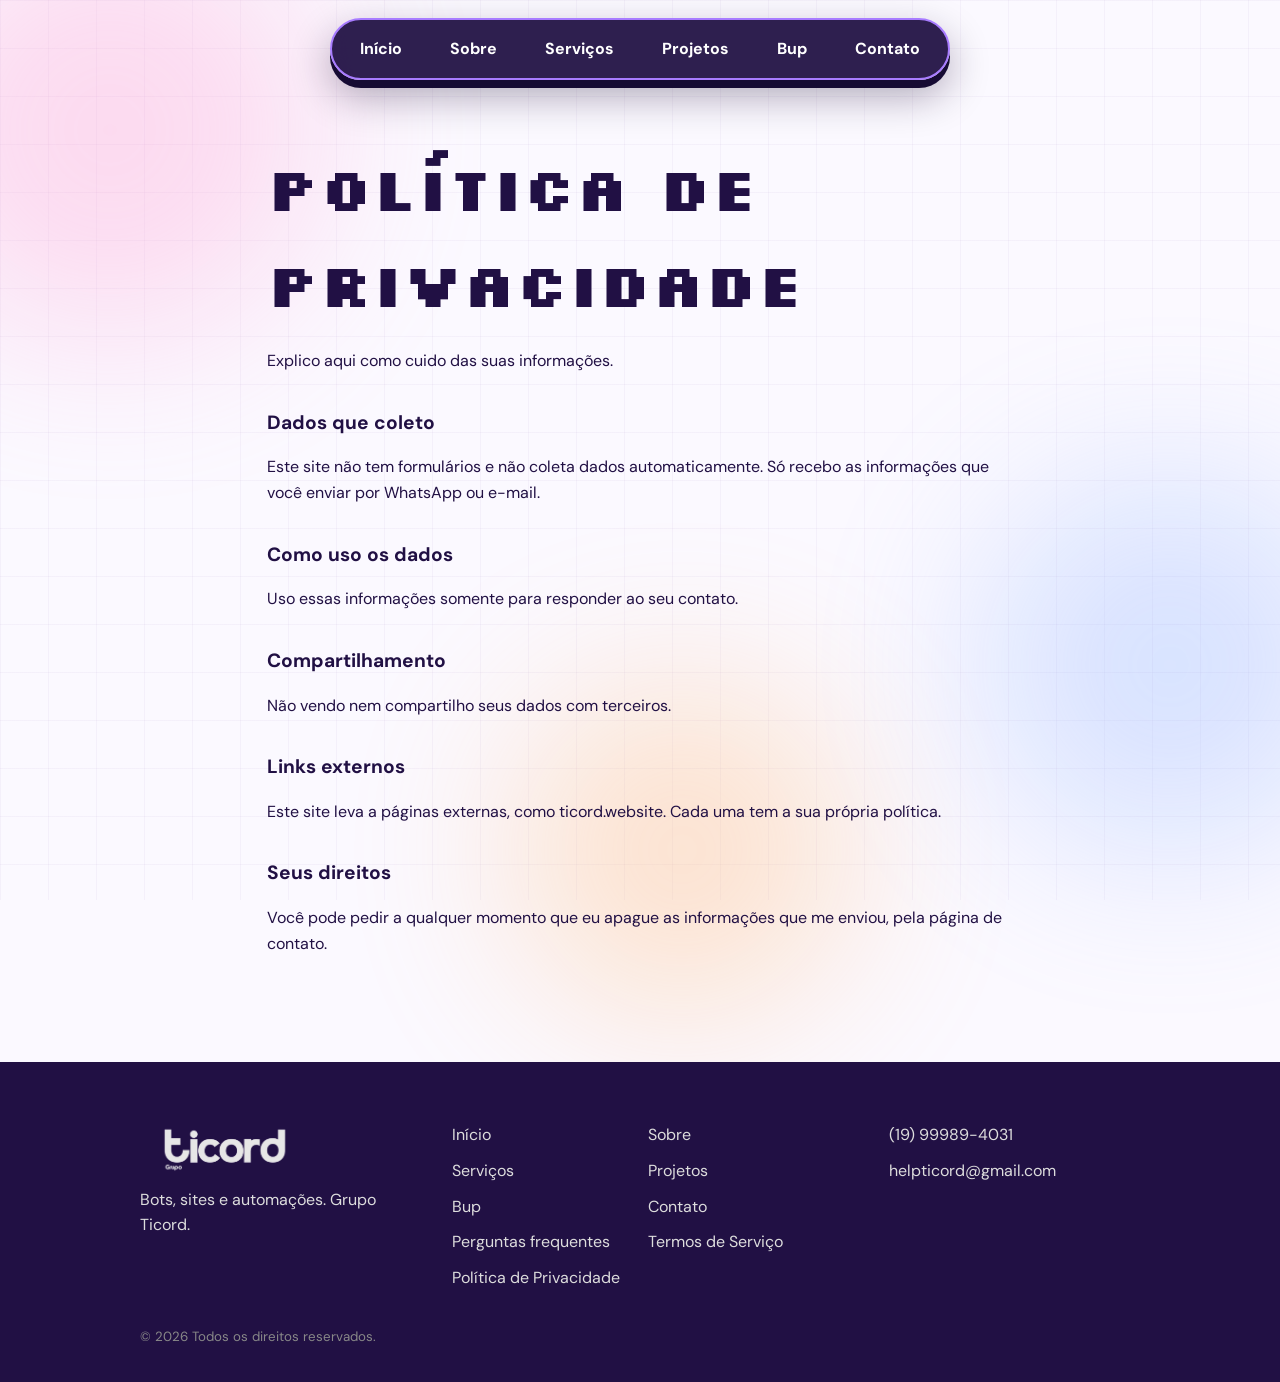
<file: portfolio/privacy.html>
<!DOCTYPE html><html lang="pt-BR"><head><meta charset="utf-8"><meta name="viewport" content="width=device-width,initial-scale=1"><title>Política de Privacidade</title><link rel="icon" type="image/svg+xml" href="favicon.svg">
<link rel="stylesheet" href="https://fonts.googleapis.com/css2?family=DM+Sans:wght@400;500;700&family=Pinyon+Script&family=Silkscreen:wght@400;700&display=swap"><link rel="stylesheet" href="style.css"></head><body>
<main class="page"><h1>Política de Privacidade</h1><p>Explico aqui como cuido das suas informações.</p>
<h3>Dados que coleto</h3><p>Este site não tem formulários e não coleta dados automaticamente. Só recebo as informações que você enviar por WhatsApp ou e-mail.</p>
<h3>Como uso os dados</h3><p>Uso essas informações somente para responder ao seu contato.</p>
<h3>Compartilhamento</h3><p>Não vendo nem compartilho seus dados com terceiros.</p>
<h3>Links externos</h3><p>Este site leva a páginas externas, como ticord.website. Cada uma tem a sua própria política.</p>
<h3>Seus direitos</h3><p>Você pode pedir a qualquer momento que eu apague as informações que me enviou, pela página de contato.</p></main>
<script src="script.js"></script></body></html>
</file>
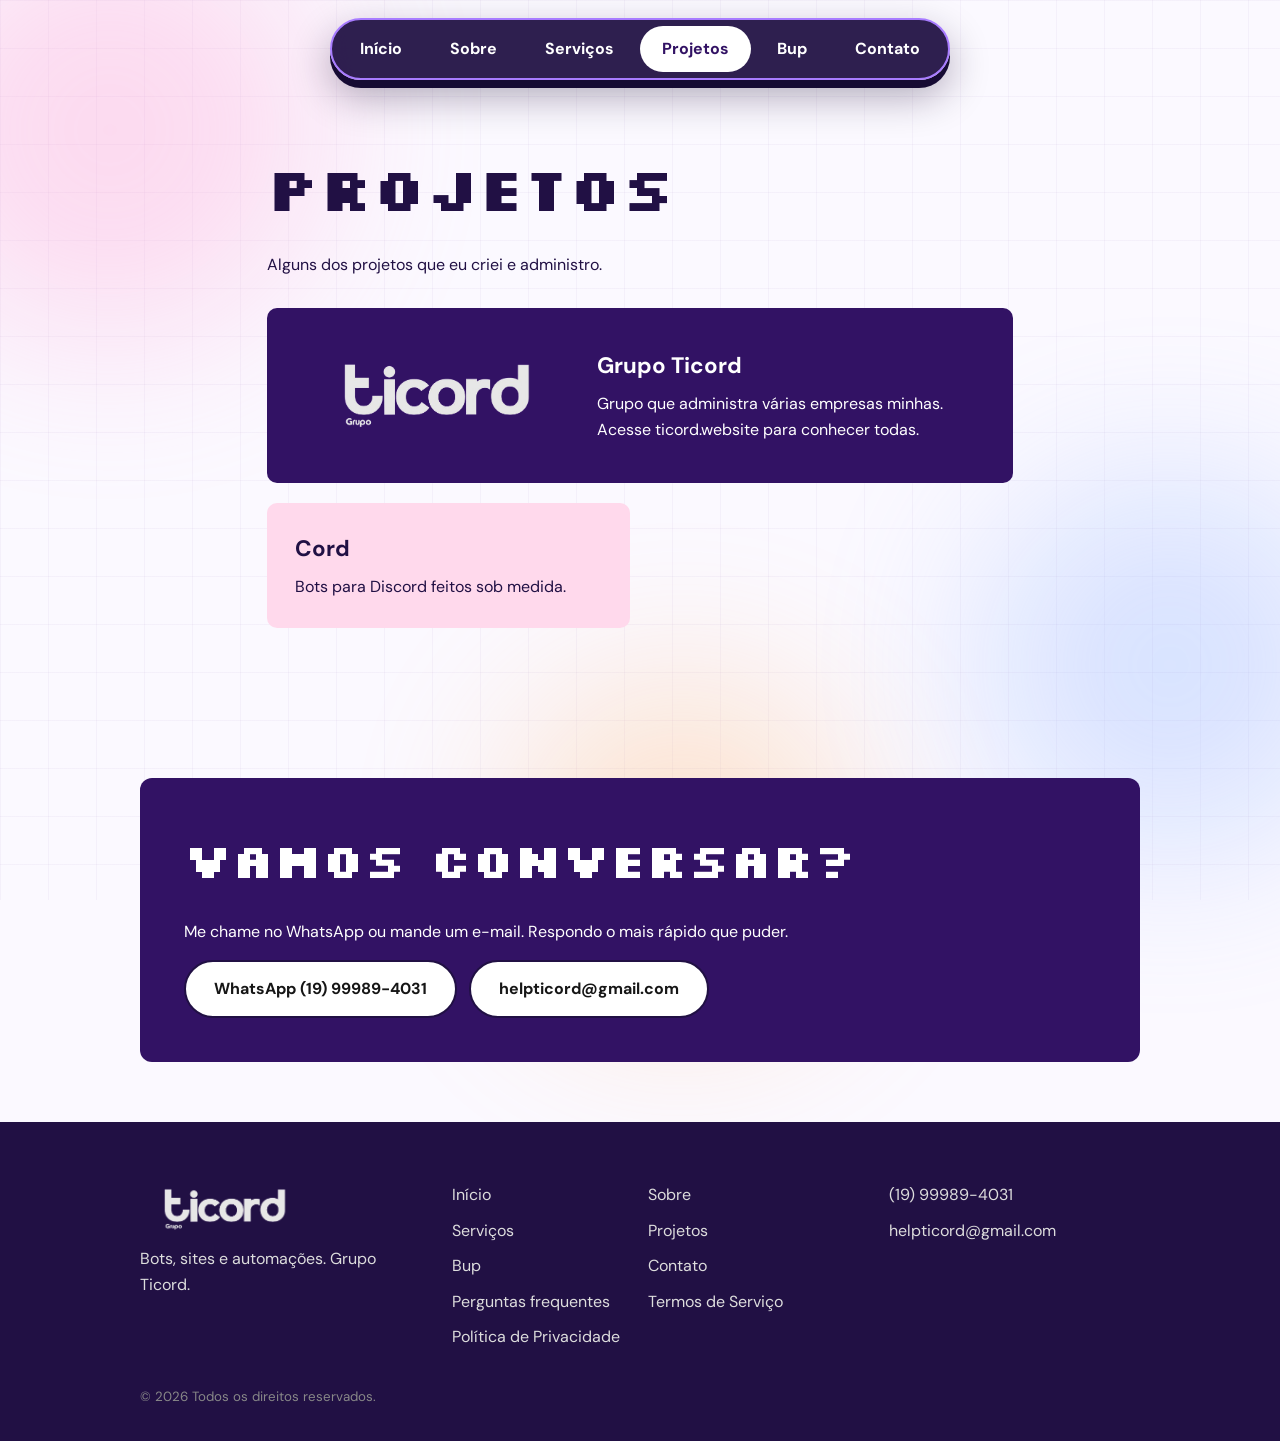
<file: portfolio/projects.html>
<!DOCTYPE html><html lang="pt-BR"><head><meta charset="utf-8"><meta name="viewport" content="width=device-width,initial-scale=1"><title>Projetos</title><link rel="icon" type="image/svg+xml" href="favicon.svg">
<link rel="stylesheet" href="https://fonts.googleapis.com/css2?family=DM+Sans:wght@400;500;700&family=Pinyon+Script&family=Silkscreen:wght@400;700&display=swap"><link rel="stylesheet" href="style.css"></head><body>
<main class="page"><h1>Projetos</h1><p>Alguns dos projetos que eu criei e administro.</p><div class="cards"><a class="card big" href="https://ticord.website" target="_blank" rel="noopener"><img src="ticord.png" alt="Grupo Ticord"><div><h3>Grupo Ticord</h3><p>Grupo que administra várias empresas minhas. Acesse ticord.website para conhecer todas.</p></div></a><a class="card c1" href="#"><h3>Cord</h3><p>Bots para Discord feitos sob medida.</p></a></div></main><div class="band"><h2>Vamos conversar?</h2><p>Me chame no WhatsApp ou mande um e-mail. Respondo o mais rápido que puder.</p><div class="btns" style="justify-content:flex-start"><a class="btn" href="https://wa.me/5519999894031">WhatsApp (19) 99989-4031</a><a class="btn" href="mailto:helpticord@gmail.com">helpticord@gmail.com</a></div></div><script src="script.js"></script></body></html>
</file>
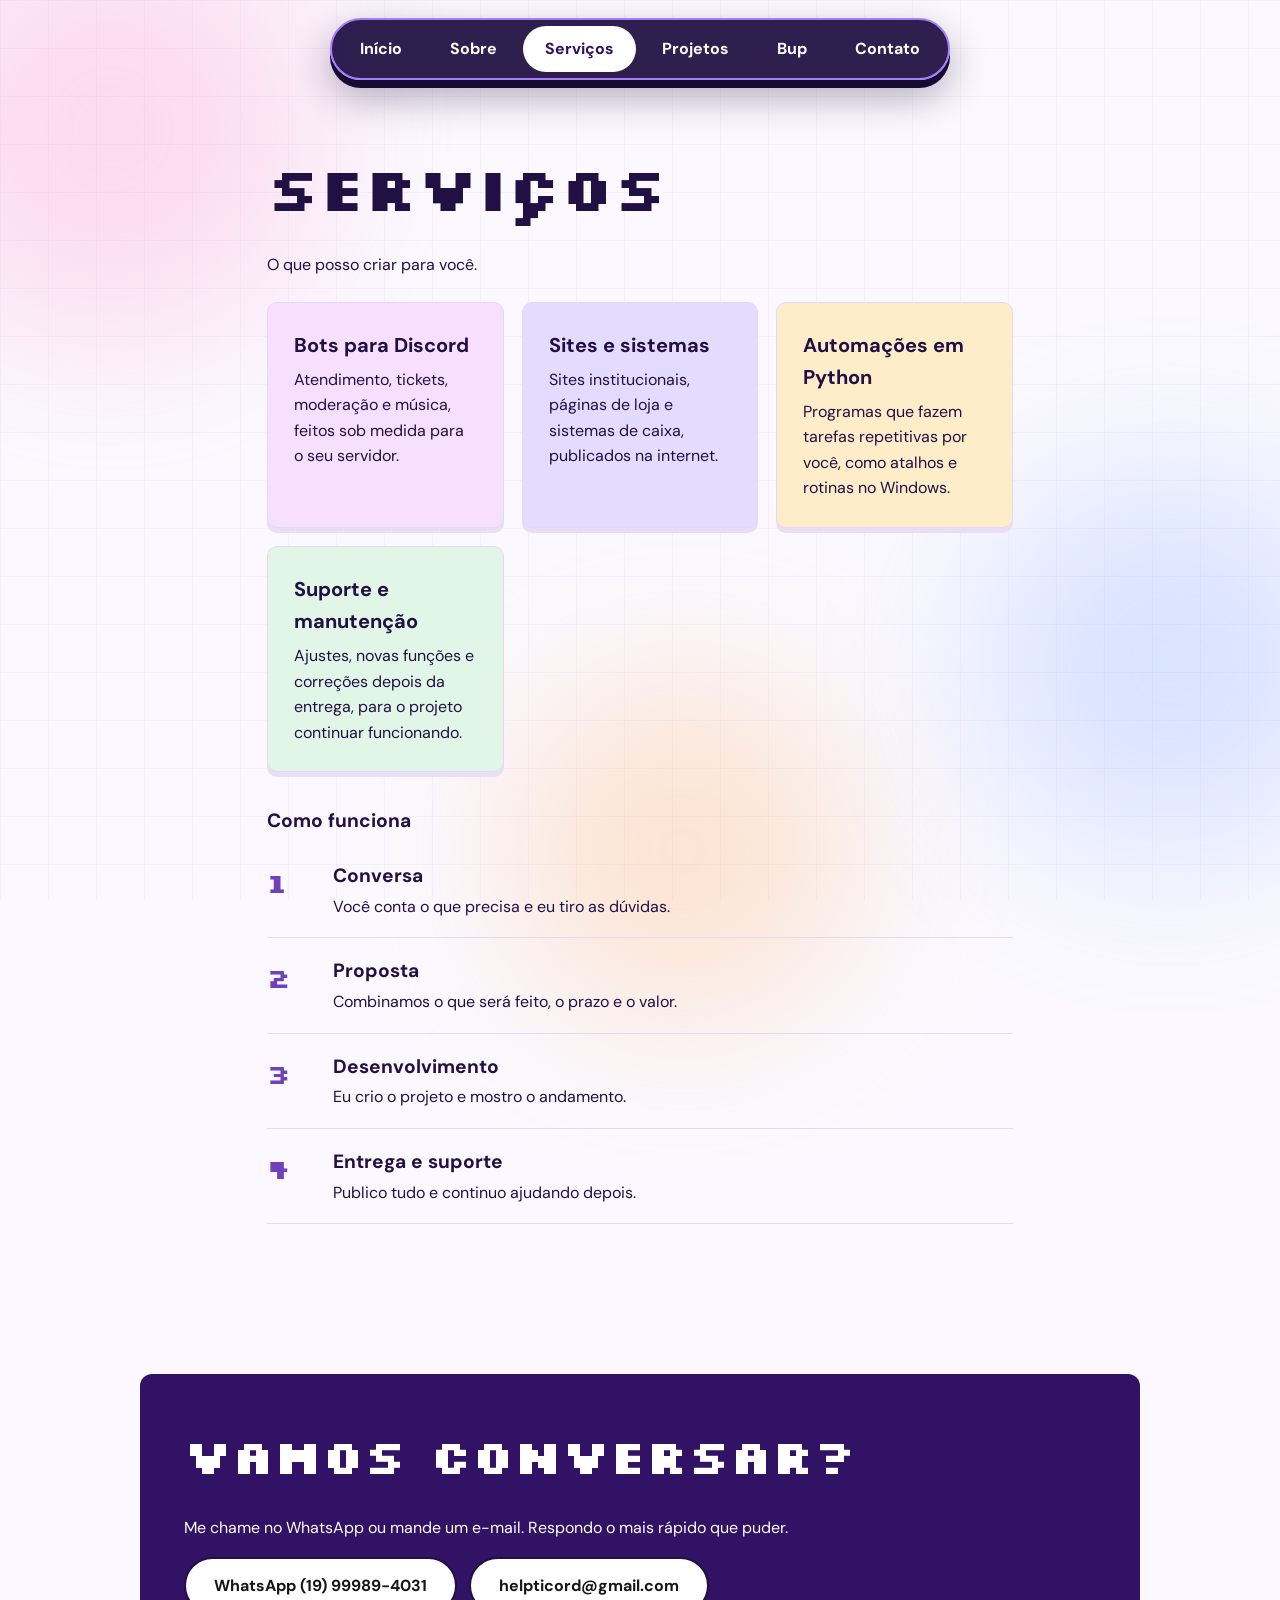
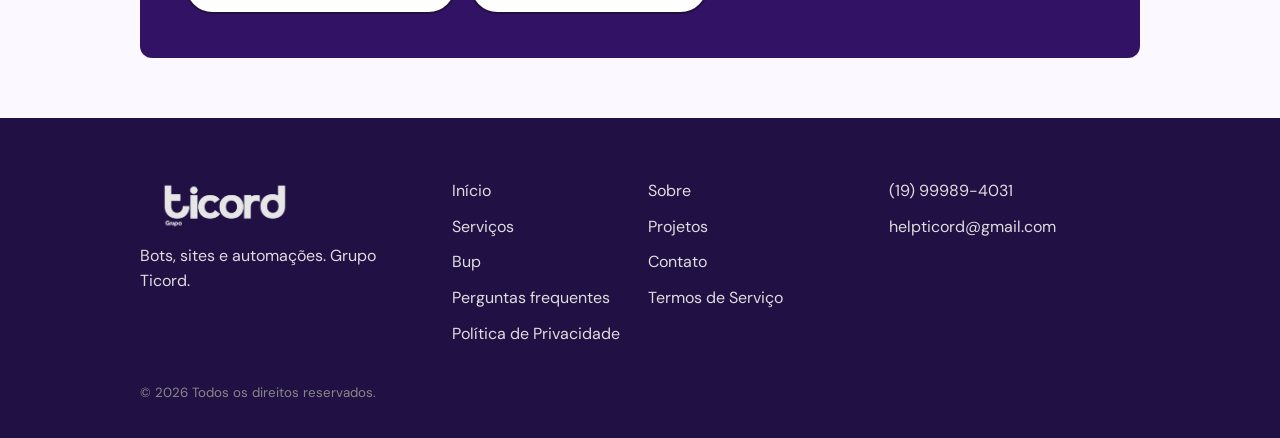
<file: portfolio/services.html>
<!DOCTYPE html><html lang="pt-BR"><head><meta charset="utf-8"><meta name="viewport" content="width=device-width,initial-scale=1"><title>Serviços</title><link rel="icon" type="image/svg+xml" href="favicon.svg">
<link rel="stylesheet" href="https://fonts.googleapis.com/css2?family=DM+Sans:wght@400;500;700&family=Pinyon+Script&family=Silkscreen:wght@400;700&display=swap"><link rel="stylesheet" href="style.css"></head><body>
<main class="page"><h1>Serviços</h1><p>O que posso criar para você.</p><div class="g"><div class="box c1"><h3>Bots para Discord</h3><p>Atendimento, tickets, moderação e música, feitos sob medida para o seu servidor.</p></div><div class="box c2"><h3>Sites e sistemas</h3><p>Sites institucionais, páginas de loja e sistemas de caixa, publicados na internet.</p></div><div class="box c3"><h3>Automações em Python</h3><p>Programas que fazem tarefas repetitivas por você, como atalhos e rotinas no Windows.</p></div><div class="box c4"><h3>Suporte e manutenção</h3><p>Ajustes, novas funções e correções depois da entrega, para o projeto continuar funcionando.</p></div></div><h3>Como funciona</h3><div class="step"><b>1</b><div><h3>Conversa</h3><p>Você conta o que precisa e eu tiro as dúvidas.</p></div></div><div class="step"><b>2</b><div><h3>Proposta</h3><p>Combinamos o que será feito, o prazo e o valor.</p></div></div><div class="step"><b>3</b><div><h3>Desenvolvimento</h3><p>Eu crio o projeto e mostro o andamento.</p></div></div><div class="step"><b>4</b><div><h3>Entrega e suporte</h3><p>Publico tudo e continuo ajudando depois.</p></div></div></main><div class="band"><h2>Vamos conversar?</h2><p>Me chame no WhatsApp ou mande um e-mail. Respondo o mais rápido que puder.</p><div class="btns" style="justify-content:flex-start"><a class="btn" href="https://wa.me/5519999894031">WhatsApp (19) 99989-4031</a><a class="btn" href="mailto:helpticord@gmail.com">helpticord@gmail.com</a></div></div><script src="script.js"></script></body></html>
</file>
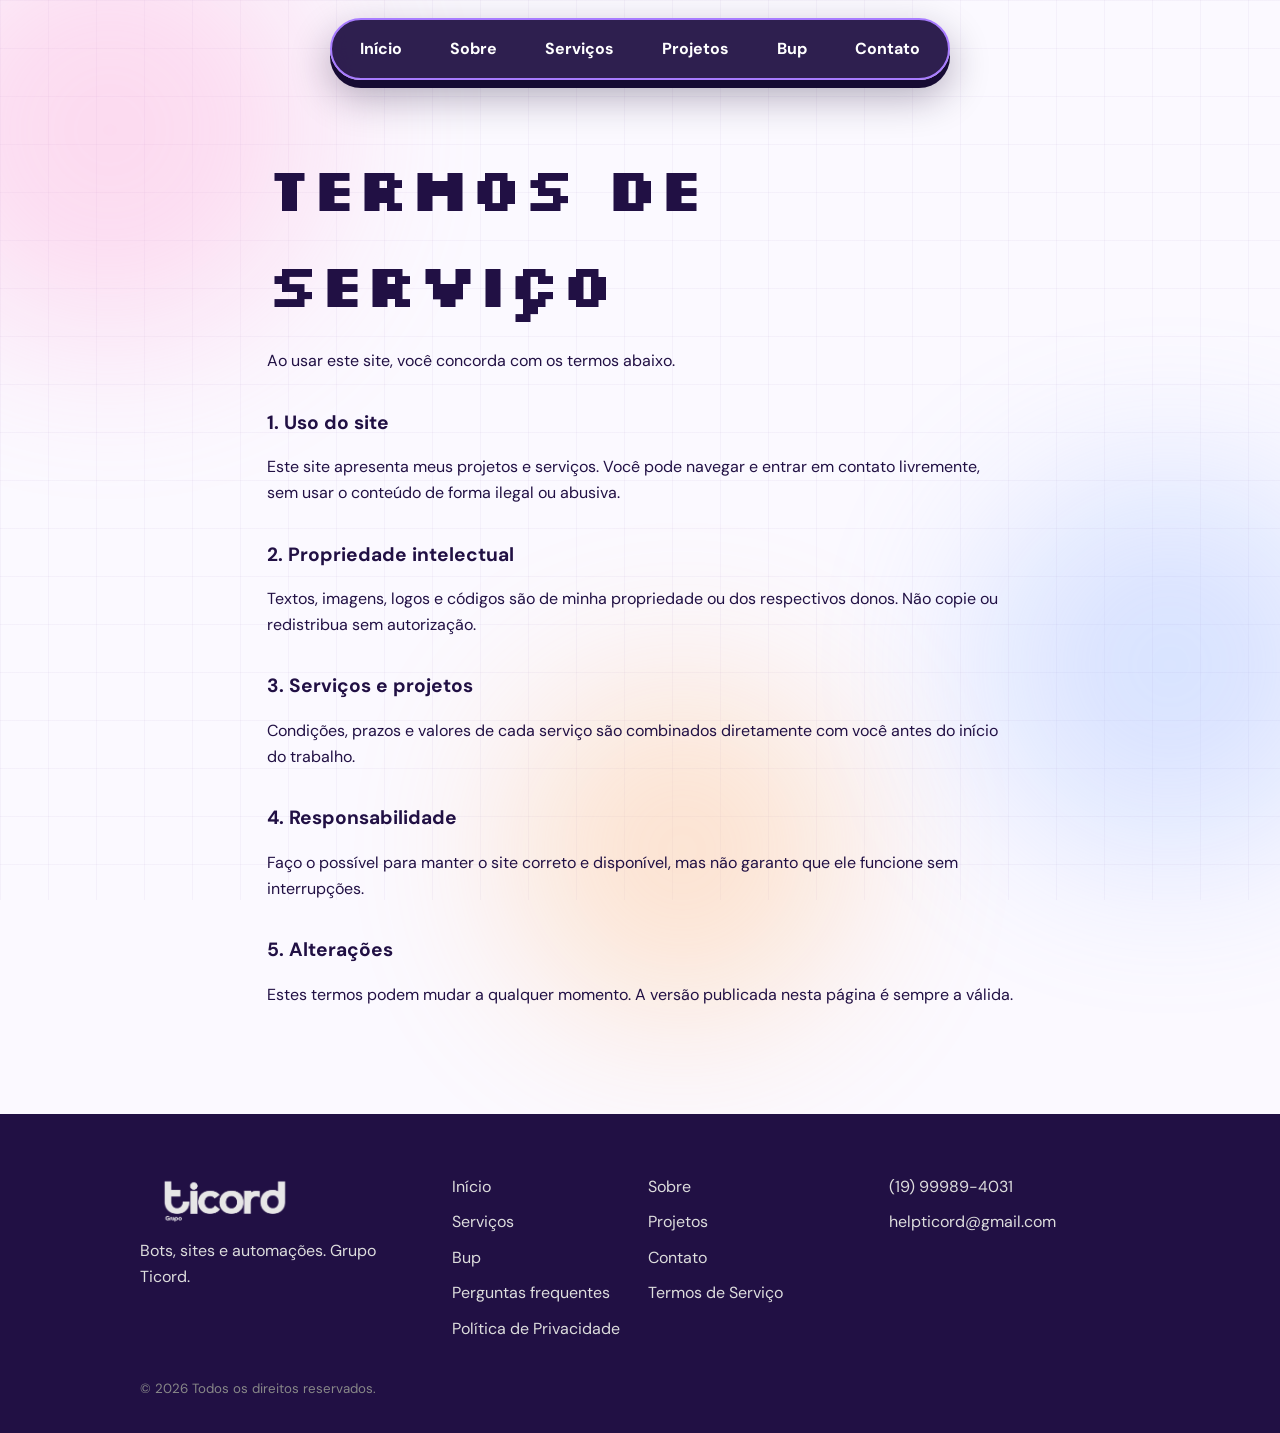
<file: portfolio/terms.html>
<!DOCTYPE html><html lang="pt-BR"><head><meta charset="utf-8"><meta name="viewport" content="width=device-width,initial-scale=1"><title>Termos de Serviço</title><link rel="icon" type="image/svg+xml" href="favicon.svg">
<link rel="stylesheet" href="https://fonts.googleapis.com/css2?family=DM+Sans:wght@400;500;700&family=Pinyon+Script&family=Silkscreen:wght@400;700&display=swap"><link rel="stylesheet" href="style.css"></head><body>
<main class="page"><h1>Termos de Serviço</h1><p>Ao usar este site, você concorda com os termos abaixo.</p>
<h3>1. Uso do site</h3><p>Este site apresenta meus projetos e serviços. Você pode navegar e entrar em contato livremente, sem usar o conteúdo de forma ilegal ou abusiva.</p>
<h3>2. Propriedade intelectual</h3><p>Textos, imagens, logos e códigos são de minha propriedade ou dos respectivos donos. Não copie ou redistribua sem autorização.</p>
<h3>3. Serviços e projetos</h3><p>Condições, prazos e valores de cada serviço são combinados diretamente com você antes do início do trabalho.</p>
<h3>4. Responsabilidade</h3><p>Faço o possível para manter o site correto e disponível, mas não garanto que ele funcione sem interrupções.</p>
<h3>5. Alterações</h3><p>Estes termos podem mudar a qualquer momento. A versão publicada nesta página é sempre a válida.</p></main>
<script src="script.js"></script></body></html>
</file>
<file: portfolio/style.css>
:root{--ink:#161616;--p:#ff7ab8;--o:#ffa04d;--b:#7aa5ff;--y:#ffd23f}
*{box-sizing:border-box}html{scroll-behavior:auto}
body{margin:0;font-family:'DM Sans',sans-serif;color:var(--ink);background:#fff;overflow-x:hidden;line-height:1.6}
body.hc,body.hc *{cursor:none!important}
.grid{position:fixed;inset:0;z-index:-2;background:linear-gradient(#1612 1px,transparent 1px) 0 0/80px 80px,linear-gradient(90deg,#1612 1px,transparent 1px) 0 0/80px 80px,#fff}
.blob{position:fixed;z-index:-1;border-radius:50%;filter:blur(70px);opacity:.75;animation:drift 14s ease-in-out infinite alternate}
@keyframes drift{to{transform:translate(60px,-40px) scale(1.15)}}
nav.pill{position:fixed;top:18px;left:50%;transform:translateX(-50%);z-index:1000;display:flex;gap:4px;padding:6px;border-radius:999px;background:#fffc;backdrop-filter:blur(14px);box-shadow:0 6px 30px #0001;border:1px solid #0001}
nav.pill a{padding:10px 22px;border-radius:999px;color:var(--ink);text-decoration:none;font-weight:500;transition:background .25s,color .25s}
nav.pill a:hover{background:#0001}nav.pill a.on{background:var(--ink);color:#fff}
.hero{min-height:100vh;position:relative;display:grid;place-items:center;overflow:hidden;text-align:center;padding:100px 5vw 60px}
.fl{position:absolute;width:var(--w,80px);height:auto;translate:calc(var(--mx,0px)*var(--d,1)) calc(var(--my,0px)*var(--d,1));animation:fl 6s ease-in-out infinite;pointer-events:none;opacity:0;animation-name:pop,fl;animation-duration:.9s,6s;animation-delay:var(--t,0s),calc(var(--t,0s) + .9s);animation-fill-mode:forwards,none}
@keyframes pop{from{opacity:0;scale:.3}to{opacity:1;scale:1}}
@keyframes fl{50%{transform:translateY(-16px) rotate(var(--r,6deg))}}
.sticker{position:relative;background:#fff;padding:36px 56px 30px;transform:rotate(-3deg);border-radius:6px;box-shadow:0 0 0 14px #fff,0 20px 60px #0002;animation:drop 1s cubic-bezier(.2,1.4,.4,1) both}
@keyframes drop{from{opacity:0;transform:rotate(-12deg) translateY(-80px)}}
.sticker h1{margin:0;line-height:.85;font-weight:400}
.px{font-family:'Silkscreen',monospace;font-weight:700;font-size:clamp(64px,13vw,170px);letter-spacing:-.04em}
.sc{font-family:'Pinyon Script',cursive;font-size:clamp(70px,14vw,180px);display:block;margin-top:-.05em}
.sub{margin:44px auto 22px;max-width:520px;font-size:1.15rem;position:relative}
.btns{display:flex;gap:12px;justify-content:center;flex-wrap:wrap;position:relative}
.btn{padding:14px 28px;border-radius:999px;border:2px solid var(--ink);text-decoration:none;color:var(--ink);font-weight:700;background:#fff;transition:transform .25s,background .25s,color .25s}
.btn:hover{transform:scale(1.06)}.btn.dk{background:var(--ink);color:#fff}
section.s{padding:90px 6vw;max-width:1000px;margin:auto}
h2{font-family:'Silkscreen',monospace;font-size:clamp(28px,5vw,48px);margin:0 0 20px;font-weight:700}
.langs{display:flex;flex-wrap:wrap;gap:14px;margin-top:26px}
.lang{display:flex;align-items:center;gap:12px;padding:10px 22px 10px 10px;border-radius:999px;background:#fffd;border:1px solid #0002;font-weight:700}
.lang svg{width:40px;height:40px}
.page{max-width:900px;margin:auto;padding:140px 6vw 90px}
.page h1{font-family:'Silkscreen',monospace;font-size:clamp(34px,6vw,60px);margin:0 0 16px}
.page h3{margin:34px 0 6px;font-size:1.2rem}.page p,.page li{max-width:70ch}
.cards{display:grid;grid-template-columns:repeat(auto-fit,minmax(250px,1fr));gap:20px;margin-top:30px}
.card{border-radius:28px;padding:28px;text-decoration:none;color:var(--ink);transition:transform .3s;display:block}
.card:hover{transform:translateY(-6px) rotate(-1deg)}
.card h3{margin:0 0 8px;font-size:1.4rem}.card p{margin:0}
.card.big{grid-column:1/-1;background:var(--ink);color:#fff;padding:40px;display:flex;gap:30px;align-items:center;flex-wrap:wrap}
.card.big img{width:min(260px,60%);height:auto}.card.big div{flex:1;min-width:240px}
.c1{background:#ffd9ec}.c2{background:#d6e4ff}.c3{background:#ffe6c4}
form{display:grid;gap:14px;margin-top:26px}
input,textarea{font:inherit;padding:16px 20px;border-radius:22px;border:2px solid var(--ink);background:#fff}
textarea{min-height:150px;resize:vertical}
.fw{max-width:1000px;margin:auto;display:flex;justify-content:space-between;gap:30px;flex-wrap:wrap;align-items:center}
footer img{width:170px;display:block;transition:transform .3s}footer a:hover img{transform:scale(1.05)}
footer ul{list-style:none;margin:0;padding:0;display:flex;gap:10px 26px;flex-wrap:wrap}
footer ul a{color:#ddd;text-decoration:none}footer ul a:hover{color:#fff;text-decoration:underline}
footer small{display:block;max-width:1000px;margin:36px auto 0;color:#888}
a:focus-visible,input:focus-visible,textarea:focus-visible{outline:3px solid var(--b);outline-offset:3px}
@media(max-width:640px){nav.pill a{padding:9px 14px}.sticker{padding:24px 28px}}
@media(prefers-reduced-motion:reduce){*{animation:none!important}.fl{opacity:1}}
.dot{position:fixed;left:-8px;top:-8px;width:16px;height:16px;border-radius:50%;background:#161616;pointer-events:none;z-index:999;transition:scale .2s}
body{min-height:100vh;display:flex;flex-direction:column}
.hero,section.s,.page,.band{width:100%}
footer{background:#161616;color:#ddd;padding:60px 6vw 34px;margin-top:auto}
.g{display:grid;grid-template-columns:repeat(auto-fit,minmax(230px,1fr));gap:18px;margin-top:24px}
.box{border-radius:26px;padding:26px}.box h3{margin:0 0 6px;font-size:1.25rem}.box p{margin:0}
.c4{background:#dff3cf}
.step{display:flex;gap:18px;align-items:flex-start;padding:18px 0;border-bottom:1px solid #0002}
.step b{font-family:'Silkscreen',monospace;font-size:1.7rem;min-width:48px}.step h3{margin:0}.step p{margin:2px 0 0}
details{border-radius:22px;background:#fffd;border:1px solid #0002;padding:16px 22px;margin-top:12px}
summary{font-weight:700;list-style:none}summary::-webkit-details-marker{display:none}details p{margin:10px 0 0}
.band{background:#161616;color:#fff;border-radius:36px;padding:44px;max-width:1000px;margin:60px auto}
.band h2{margin-top:0}.band a{color:#fff}.band .btn{color:#161616}
.ct{display:flex;gap:18px;align-items:center;text-decoration:none;color:var(--ink)}
.ct svg{width:46px;height:46px;flex:none}.ct b{display:block}
.fc{color:#ddd;text-decoration:none}.fw>div{max-width:260px}.fw p{margin:10px 0 0}
.dot{pointer-events:none!important;opacity:0;transition:opacity .2s}.dot.on{opacity:1}
.fw{display:grid;grid-template-columns:1.1fr 1.6fr 1fr;gap:36px;align-items:start}
.fw>div{max-width:none}
.fw ul{display:grid;grid-template-columns:repeat(2,auto);gap:10px 28px;justify-content:start}
@media(max-width:760px){.fw{grid-template-columns:1fr}}

/* Direção visual arcade roxa do portfolio */
:root{--ink:#211044;--p:#ff8ae2;--o:#ffb7f5;--b:#c8a6ff;--y:#ffe477}
body{color:#211044;background:#fbf9ff}
.grid{background:linear-gradient(#6e44a40c 1px,transparent 1px) 0 0/48px 48px,linear-gradient(90deg,#6e44a40c 1px,transparent 1px) 0 0/48px 48px,#fbf9ff}
.blob{opacity:.32;filter:blur(85px)}
nav.pill{background:#211044eF;border:2px solid #a87cff;box-shadow:0 8px 0 #160b33,0 16px 40px #17052e55}
nav.pill a{color:#fff;font-weight:700}nav.pill a:hover{background:#ffffff25}nav.pill a.on{background:#fff;color:#321264}
.hero{isolation:isolate;min-height: min(900px,100svh);padding:110px 5vw 78px;color:#fff;background-color:#6738d0;background-image:linear-gradient(90deg,#ffffff0c 2px,transparent 2px),linear-gradient(#ffffff0c 2px,transparent 2px),repeating-linear-gradient(135deg,#ffffff08 0 18px,transparent 18px 36px),radial-gradient(ellipse at 50% 45%,#aa71ff 0,#7547df 48%,#4822a8 100%);background-size:48px 48px,48px 48px,auto,auto}
.hero:before{content:"";position:absolute;inset:12px;z-index:-1;border:2px solid #ffffff35;pointer-events:none;clip-path:polygon(0 0,18% 0,18% 8px,82% 8px,82% 0,100% 0,100% 16%,calc(100% - 8px) 16%,calc(100% - 8px) 84%,100% 84%,100% 100%,82% 100%,82% calc(100% - 8px),18% calc(100% - 8px),18% 100%,0 100%,0 84%,8px 84%,8px 16%,0 16%)}
.hero-content{position:relative;z-index:2;width:min(900px,100%)}
.hero-kicker{display:inline-block;margin:0 0 22px;padding:7px 14px;border:2px solid #fff;border-radius:4px;background:#321264;color:#fff;font:700 .78rem 'Silkscreen',monospace;letter-spacing:.07em;box-shadow:4px 4px 0 #211044}
.sticker{display:inline-block;padding:22px clamp(20px,5vw,60px) 24px;background:#321264;border-radius:5px;transform:rotate(-2deg);box-shadow:0 0 0 8px #211044,0 15px 0 #211044,9px 23px 0 #211044aa;animation:drop 1s cubic-bezier(.2,1.4,.4,1) both}
.sticker h1{display:grid;gap:0;margin:0;color:#fff;font-family:'Silkscreen',monospace;font-size:clamp(58px,12.2vw,142px);font-weight:700;line-height:.9;letter-spacing:-.09em;text-shadow:4px 4px 0 #6542a1,8px 8px 0 #211044}
.sticker .second{padding-left:.18em}
.sub{max-width:580px;margin:35px auto 24px;color:#fff;font-size:clamp(1rem,2vw,1.25rem);font-weight:700;text-shadow:0 2px 8px #21104455}
.hero .btn{border:2px solid #211044;border-radius:5px;background:#fff;color:#321264;box-shadow:0 5px 0 #211044;font-family:'Silkscreen',monospace;font-size:.78rem}
.hero .btn.dk{background:#ffdc67;color:#211044}.hero .btn:hover{transform:translateY(-3px)}
.speech{position:absolute;z-index:2;padding:10px 15px;border:3px solid #211044;border-radius:4px;background:#fff;color:#211044;font:700 clamp(.75rem,1.5vw,1rem) 'Silkscreen',monospace;box-shadow:5px 6px 0 #211044;transform:rotate(8deg)}
.speech:after{content:"";position:absolute;bottom:-11px;left:18px;width:14px;height:14px;background:#fff;border-right:3px solid #211044;border-bottom:3px solid #211044;transform:skewY(35deg) rotate(12deg)}
.hello{top:20%;right:13%}.opa{top:35%;left:12%;transform:rotate(-11deg)}.opa:after{left:auto;right:17px}
.hero-spark{position:absolute;color:#ffdf69;font-size:clamp(26px,5vw,62px);text-shadow:4px 4px 0 #321264;animation:sparkle 2.2s ease-in-out infinite}
.spark-one{top:23%;left:25%}.spark-two{right:21%;bottom:27%;animation-delay:.5s}.spark-three{left:18%;bottom:22%;font-size:30px;animation-delay:1s}
@keyframes sparkle{50%{transform:scale(1.25) rotate(15deg);opacity:.7}}
.hero-ribbon{position:absolute;right:-20px;bottom:35px;z-index:2;padding:10px 34px;background:#211044;color:#fff;text-decoration:none;font:700 .72rem 'Silkscreen',monospace;transform:rotate(-4deg);box-shadow:0 5px 0 #ffdc67}
section.s{scroll-margin-top:100px}
section.s h2{color:#421d87;text-shadow:2px 2px 0 #d9c4ff}
.lang{background:#f0e8ff;border:2px solid #d8c2ff;border-radius:8px}
.box,.details,details{border:1px solid #e4d8f8;border-radius:10px;box-shadow:0 5px 0 #e8def5}
.box.c1{background:#f7dfff}.box.c2{background:#e3dcff}.box.c3{background:#ffedc9}.box.c4{background:#e1f6e7}
.step{border-color:#e4d8f8}.step b{color:#7040bd}
.card{border-radius:10px}.card.big{background:#321264}.band{border-radius:12px;background:#321264}
details{background:#fff}
footer{background:#211044}
@media(max-width:640px){.hero{min-height:740px;padding-top:130px}.sticker{padding:22px 18px}.sticker h1{font-size:clamp(54px,13vw,88px)}.hello{top:15%;right:9%}.opa{top:27%;left:7%}.spark-one{top:31%;left:4%}.spark-two{right:8%;bottom:24%}.hero-ribbon{right:-12px;bottom:25px;font-size:.6rem}}
@media(prefers-reduced-motion:reduce){.hero-spark{animation:none}}
.page,section.s{margin:0 auto}
footer{margin-top:auto}
main.page{flex:1 0 auto}
nav.pill{width:max-content;max-width:calc(100vw - 12px);overflow-x:auto;scrollbar-width:none}nav.pill::-webkit-scrollbar{display:none}
@media(max-width:520px){nav.pill a{padding:9px 11px;font-size:.88rem}}
</file>
